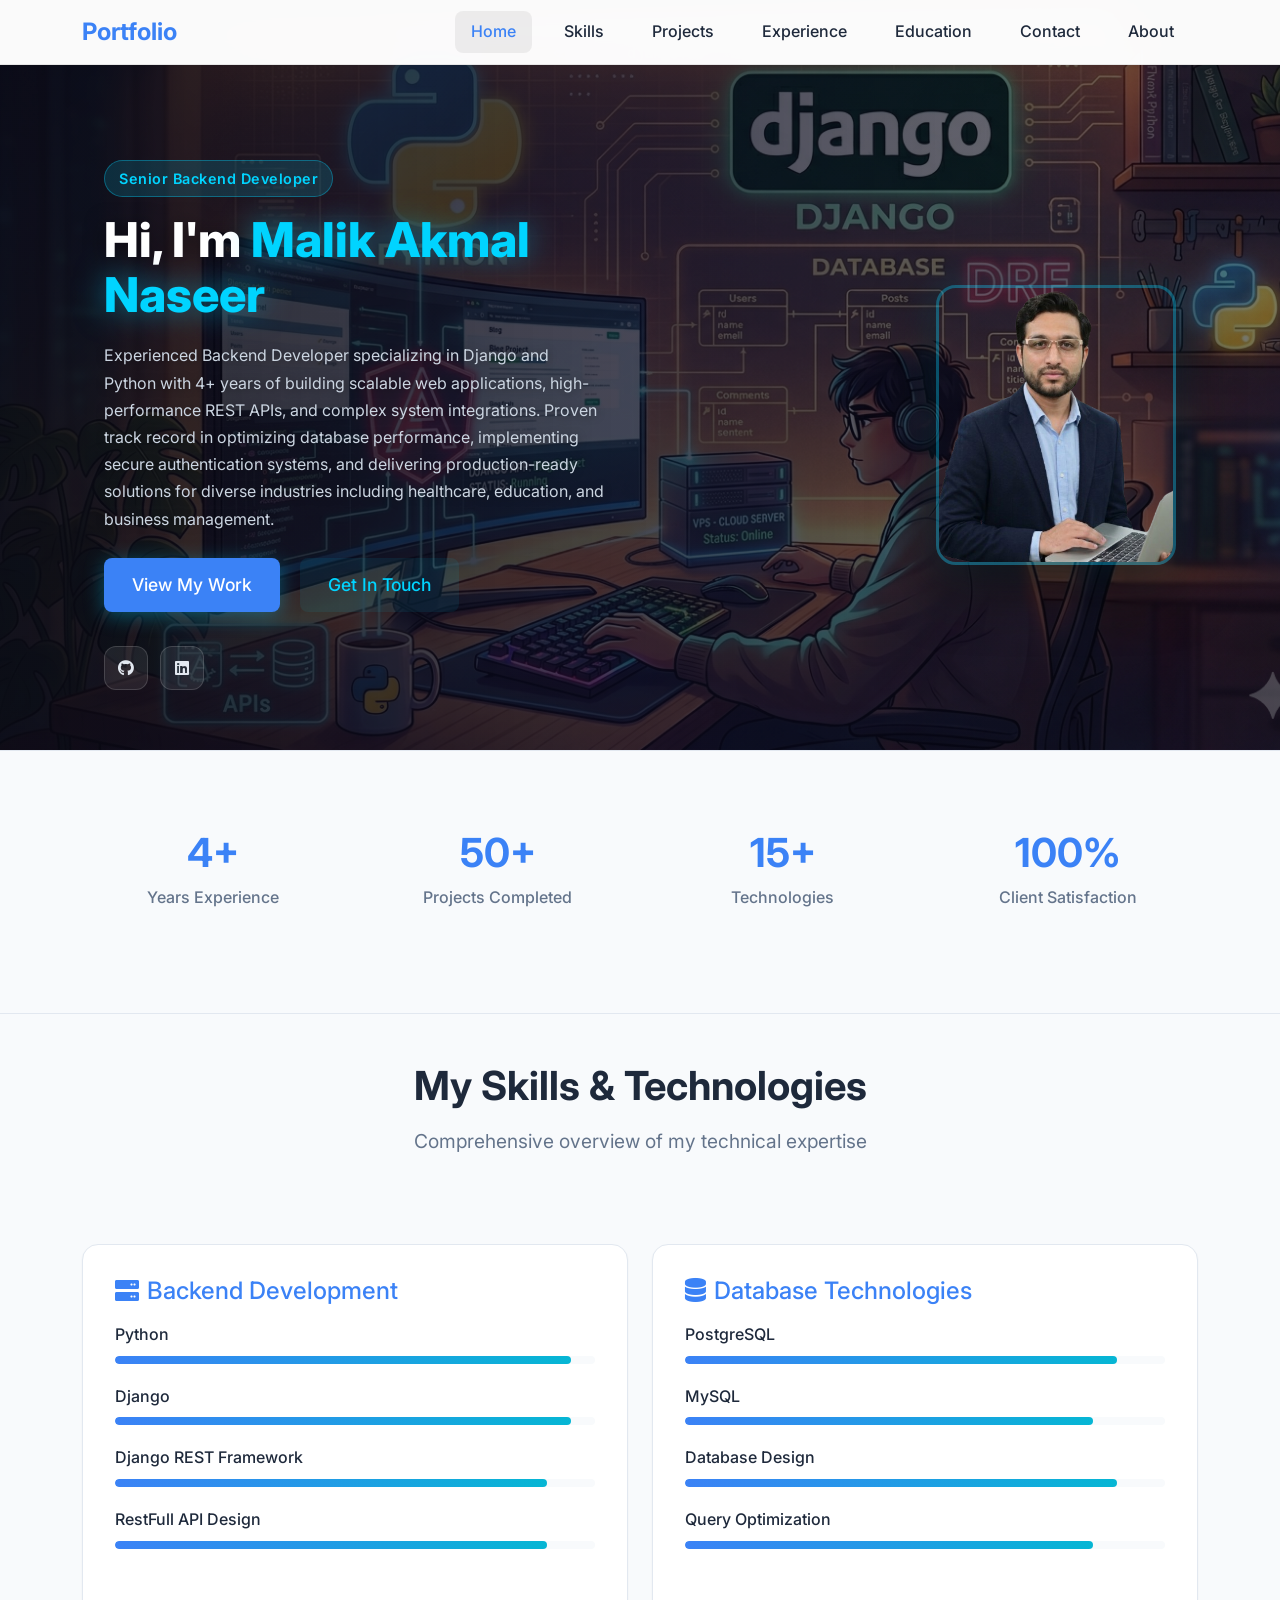
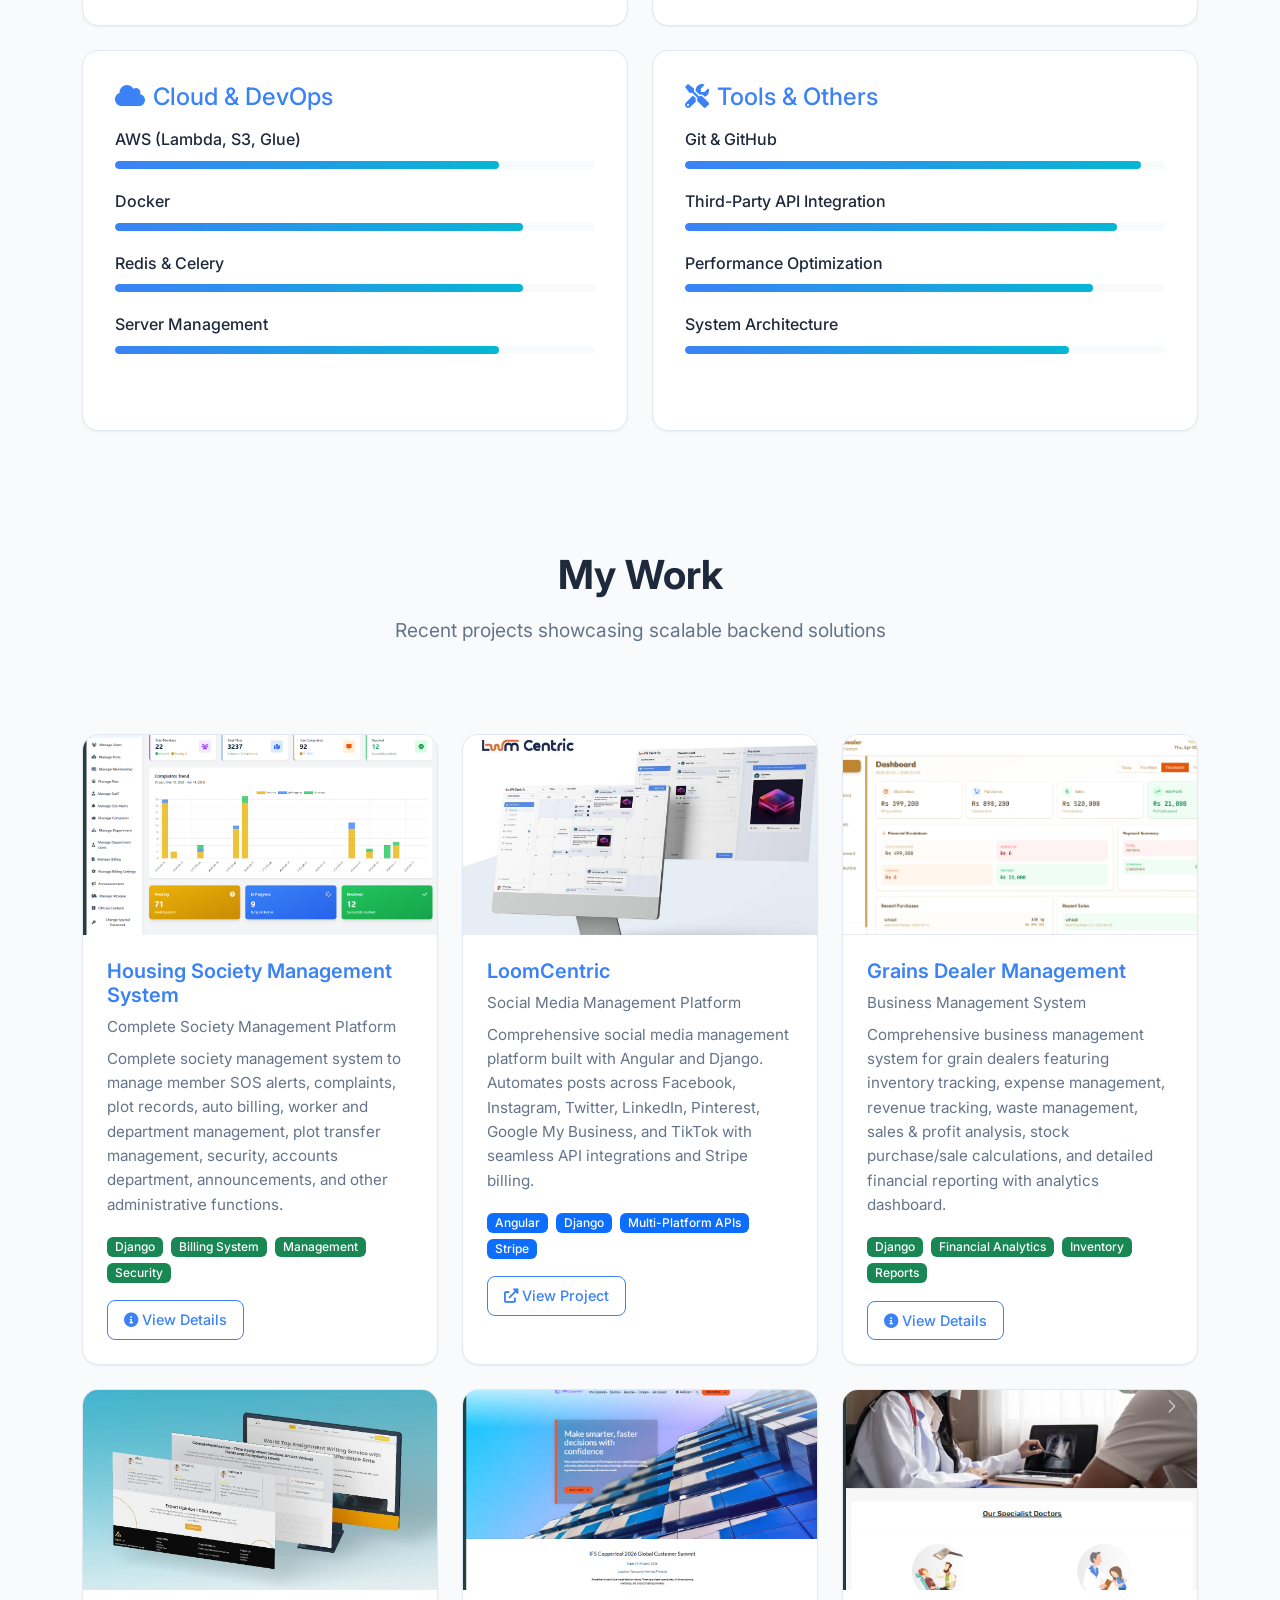
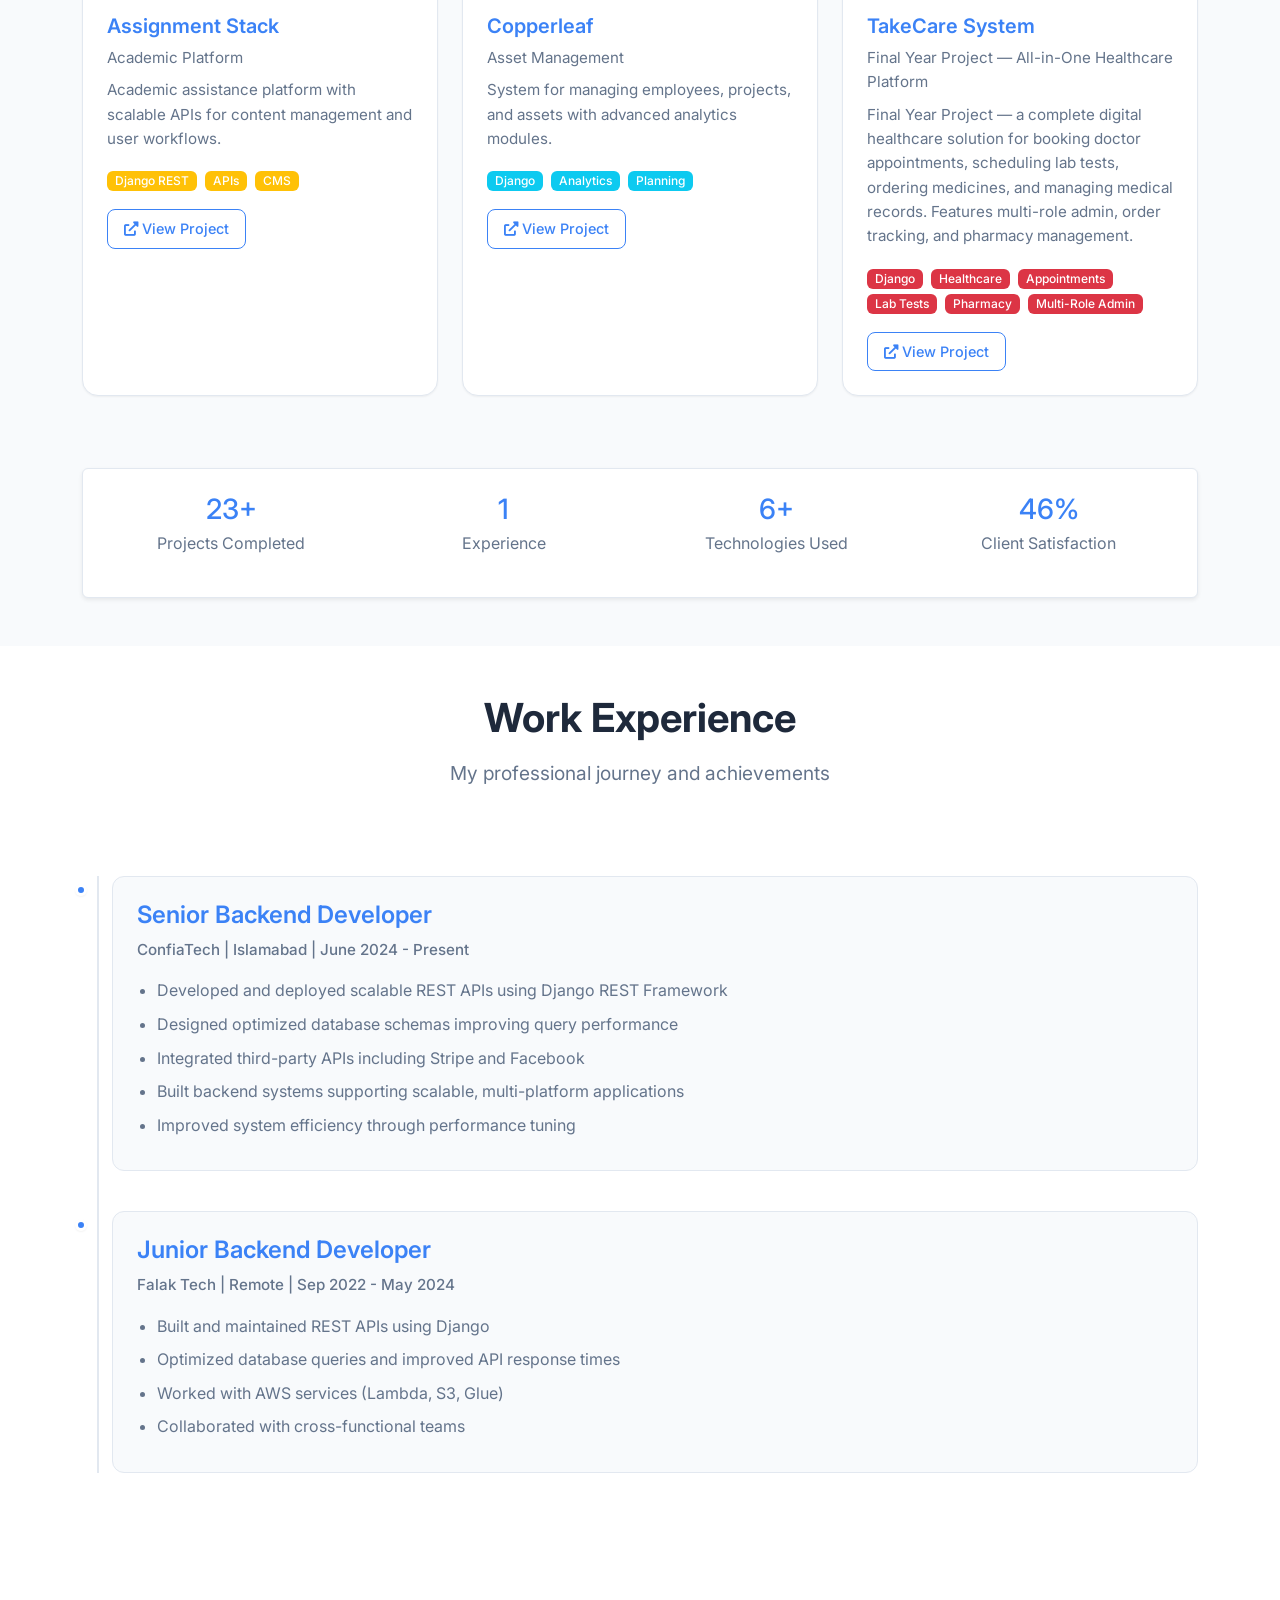
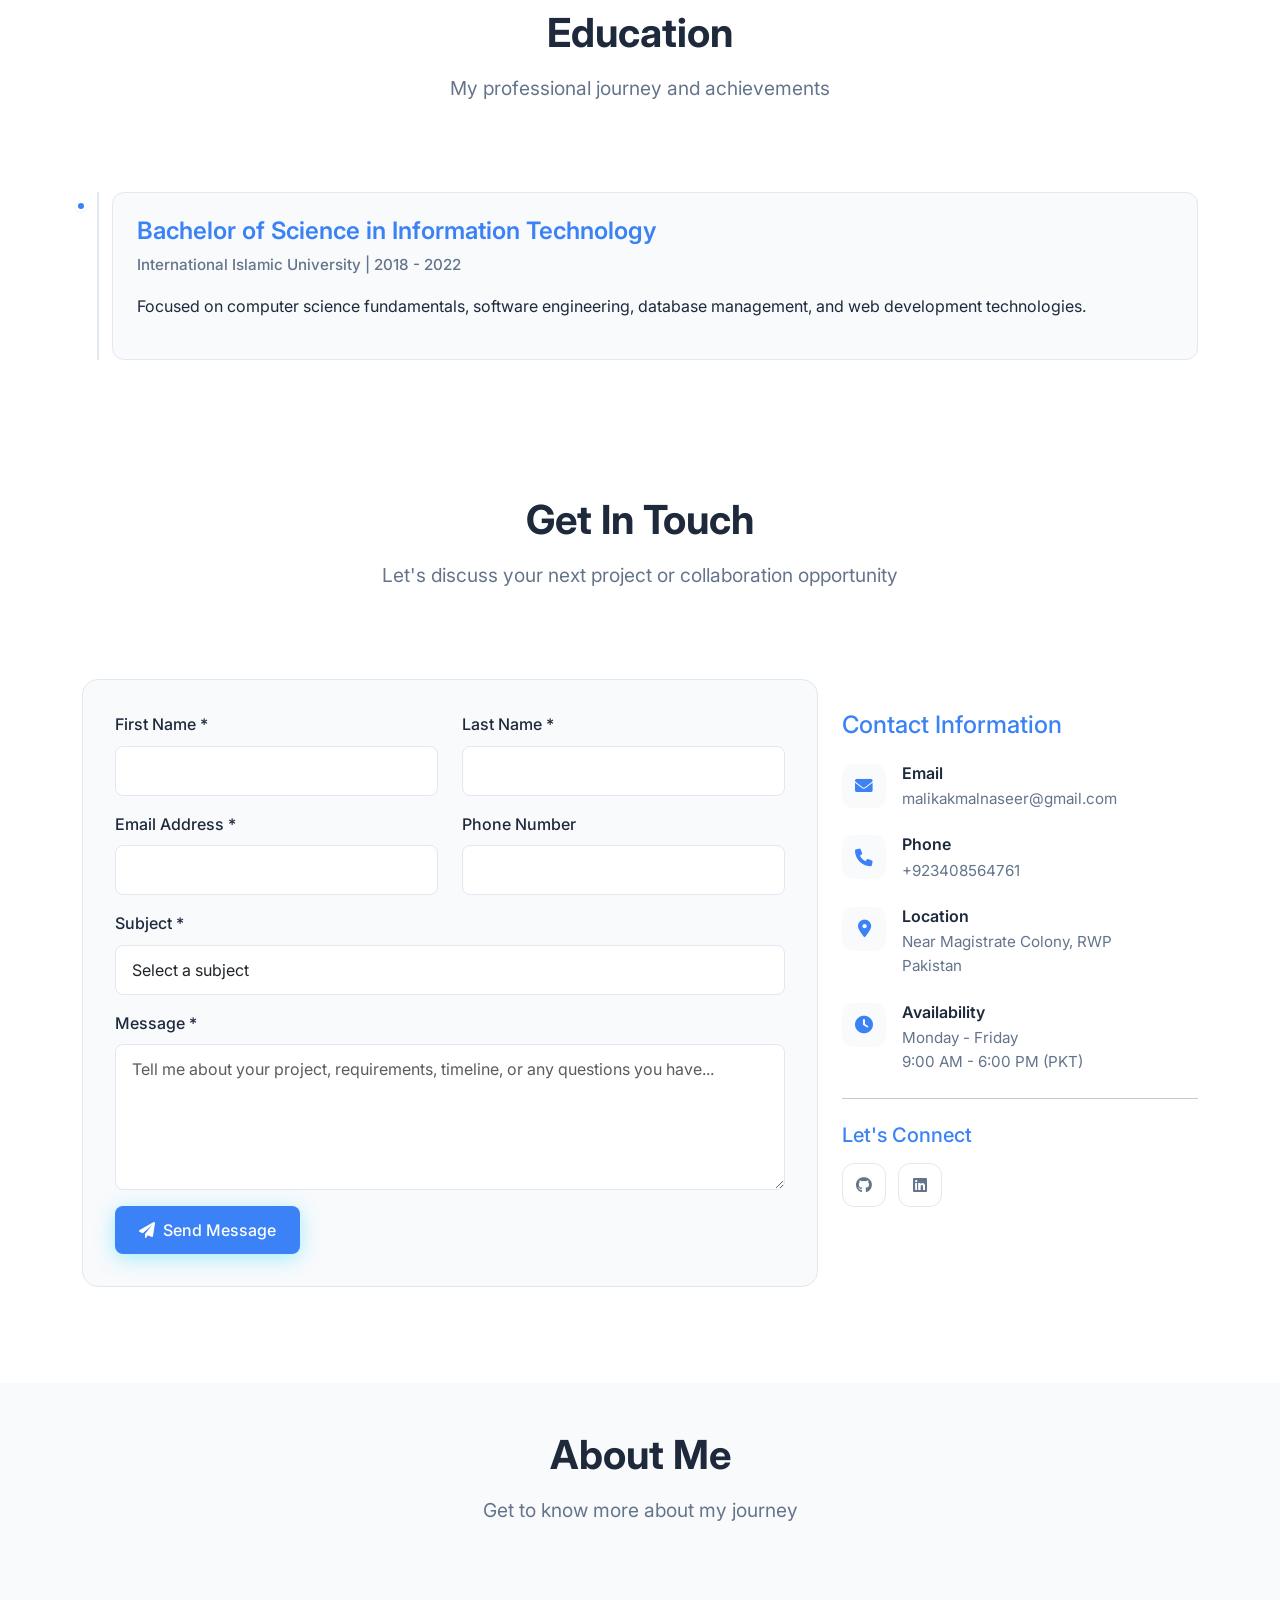
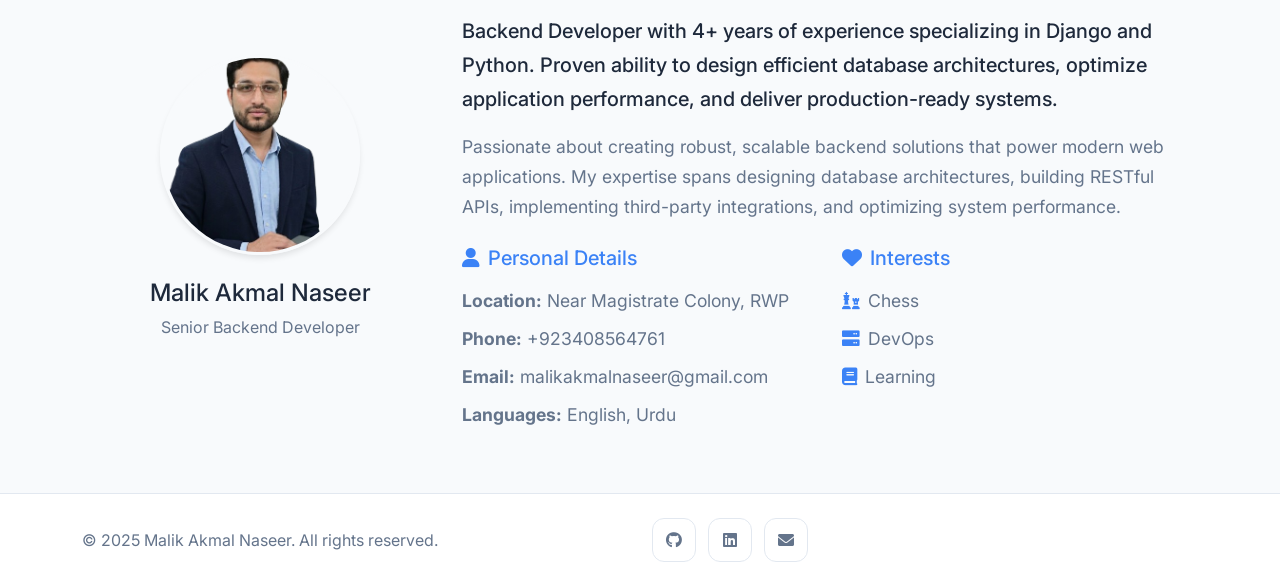
<file: index.html>
<!DOCTYPE html>
<html lang="en">
<head>
    <meta charset="UTF-8">
    <meta name="viewport" content="width=device-width, initial-scale=1.0">
    <title>Malik Akmal Naseer - Software Engineer</title>
    <link href="https://cdn.jsdelivr.net/npm/bootstrap@5.3.0/dist/css/bootstrap.min.css" rel="stylesheet">
    <link href="https://cdnjs.cloudflare.com/ajax/libs/font-awesome/6.0.0/css/all.min.css" rel="stylesheet">
    <link href="https://fonts.googleapis.com/css2?family=Inter:wght@300;400;500;600;700&display=swap" rel="stylesheet">
    <link href="styles.css" rel="stylesheet">
</head>
<body>
    <!-- Scroll progress indicator -->
    <div id="scroll-progress"></div>
    <!-- Navigation -->
    <nav class="navbar navbar-expand-lg navbar-light bg-white fixed-top shadow-sm">
        <div class="container">
            <a class="navbar-brand fw-bold text-primary" href="#home">Portfolio</a>
            <button class="navbar-toggler" type="button" data-bs-toggle="collapse" data-bs-target="#navbarNav">
                <span class="navbar-toggler-icon"></span>
            </button>
            <div class="collapse navbar-collapse" id="navbarNav">
                <ul class="navbar-nav ms-auto">
                    <li class="nav-item"><a class="nav-link" href="#home">Home</a></li>
                    <li class="nav-item"><a class="nav-link" href="#skills">Skills</a></li>
                    <li class="nav-item"><a class="nav-link" href="#projects">Projects</a></li>
                    <li class="nav-item"><a class="nav-link" href="#experience">Experience</a></li>
                    <li class="nav-item"><a class="nav-link" href="#education">Education</a></li>
                    <li class="nav-item"><a class="nav-link" href="#contact">Contact</a></li>
                    <li class="nav-item"><a class="nav-link" href="#about">About</a></li>
                </ul>
            </div>
        </div>
    </nav>

    <!-- Hero Section -->
    <section id="home" class="hero">
        <div class="hero-container">
            <div class="hero-content">
                <div class="role">Senior Backend Developer</div>
                <h1>Hi, I'm <span>Malik Akmal Naseer</span></h1>
                <p>Experienced Backend Developer specializing in Django and Python with 4+ years of building scalable web applications, high-performance REST APIs, and complex system integrations. Proven track record in optimizing database performance, implementing secure authentication systems, and delivering production-ready solutions for diverse industries including healthcare, education, and business management.</p>
                <div class="hero-buttons">
                    <a href="#projects" class="btn btn-primary btn-lg me-3">View My Work</a>
                    <a href="#contact" class="btn btn-secondary btn-lg">Get In Touch</a>
                </div>
                <div class="social-links mt-4">
                    <a href="https://github.com/malikakmal352" class="social-link"><i class="fab fa-github"></i></a>
                    <a href="https://www.linkedin.com/in/malik-akmal-naseer-168290209/" class="social-link"><i class="fab fa-linkedin"></i></a>
                </div>
            </div>
            <div class="hero-image">
                <img src="images/profile.png" alt="Malik Akmal Naseer" class="profile-img">
            </div>
        </div>
    </section>

    <!-- Quick Stats -->
    <section class="stats-section py-5">
        <div class="container">
            <div class="row text-center">
                <div class="col-md-3 mb-4">
                    <div class="stat-item" data-animate="fade-up" data-delay="0">
                        <h3 class="stat-number" data-count="4" data-suffix="+">0</h3>
                        <p class="stat-label">Years Experience</p>
                    </div>
                </div>
                <div class="col-md-3 mb-4">
                    <div class="stat-item" data-animate="fade-up" data-delay="150">
                        <h3 class="stat-number" data-count="50" data-suffix="+">0</h3>
                        <p class="stat-label">Projects Completed</p>
                    </div>
                </div>
                <div class="col-md-3 mb-4">
                    <div class="stat-item" data-animate="fade-up" data-delay="300">
                        <h3 class="stat-number" data-count="15" data-suffix="+">0</h3>
                        <p class="stat-label">Technologies</p>
                    </div>
                </div>
                <div class="col-md-3 mb-4">
                    <div class="stat-item" data-animate="fade-up" data-delay="450">
                        <h3 class="stat-number" data-count="100" data-suffix="%">0</h3>
                        <p class="stat-label">Client Satisfaction</p>
                    </div>
                </div>
            </div>
        </div>
    </section>

    <!-- Skills Section -->
    <section id="skills" class="skills-section py-5 bg-light">
        <div class="container">
            <div class="row">
                <div class="col-12 text-center mb-5">
                    <h2 class="section-title" data-animate="fade-up">My Skills & Technologies</h2>
                    <p class="section-subtitle" data-animate="fade-up" data-delay="100">Comprehensive overview of my technical expertise</p>
                </div>
            </div>
            <div class="row">
                <!-- Backend Development -->
                <div class="col-lg-6 mb-4" data-animate="fade-up" data-delay="0">
                    <div class="skill-category">
                        <h4 class="text-primary mb-3"><i class="fas fa-server me-2"></i>Backend Development</h4>
                        <div class="skill-item">
                            <span class="skill-name">Python</span>
                            <div class="skill-progress">
                                <div class="progress-bar" data-width="95"></div>
                            </div>
                        </div>
                        <div class="skill-item">
                            <span class="skill-name">Django</span>
                            <div class="skill-progress">
                                <div class="progress-bar" data-width="95"></div>
                            </div>
                        </div>
                        <div class="skill-item">
                            <span class="skill-name">Django REST Framework</span>
                            <div class="skill-progress">
                                <div class="progress-bar" data-width="90"></div>
                            </div>
                        </div>
                        <div class="skill-item">
                            <span class="skill-name">RestFull API Design</span>
                            <div class="skill-progress">
                                <div class="progress-bar" data-width="90"></div>
                            </div>
                        </div>
                    </div>
                </div>

                <!-- Database -->
                <div class="col-lg-6 mb-4" data-animate="fade-up" data-delay="150">
                    <div class="skill-category">
                        <h4 class="text-primary mb-3"><i class="fas fa-database me-2"></i>Database Technologies</h4>
                        <div class="skill-item">
                            <span class="skill-name">PostgreSQL</span>
                            <div class="skill-progress">
                                <div class="progress-bar" data-width="90"></div>
                            </div>
                        </div>
                        <div class="skill-item">
                            <span class="skill-name">MySQL</span>
                            <div class="skill-progress">
                                <div class="progress-bar" data-width="85"></div>
                            </div>
                        </div>
                        <div class="skill-item">
                            <span class="skill-name">Database Design</span>
                            <div class="skill-progress">
                                <div class="progress-bar" data-width="90"></div>
                            </div>
                        </div>
                        <div class="skill-item">
                            <span class="skill-name">Query Optimization</span>
                            <div class="skill-progress">
                                <div class="progress-bar" data-width="85"></div>
                            </div>
                        </div>
                    </div>
                </div>

                <!-- Cloud & DevOps -->
                <div class="col-lg-6 mb-4" data-animate="fade-up" data-delay="300">
                    <div class="skill-category">
                        <h4 class="text-primary mb-3"><i class="fas fa-cloud me-2"></i>Cloud & DevOps</h4>
                        <div class="skill-item">
                            <span class="skill-name">AWS (Lambda, S3, Glue)</span>
                            <div class="skill-progress">
                                <div class="progress-bar" data-width="80"></div>
                            </div>
                        </div>
                        <div class="skill-item">
                            <span class="skill-name">Docker</span>
                            <div class="skill-progress">
                                <div class="progress-bar" data-width="85"></div>
                            </div>
                        </div>
                        <div class="skill-item">
                            <span class="skill-name">Redis & Celery</span>
                            <div class="skill-progress">
                                <div class="progress-bar" data-width="85"></div>
                            </div>
                        </div>
                        <div class="skill-item">
                            <span class="skill-name">Server Management</span>
                            <div class="skill-progress">
                                <div class="progress-bar" data-width="80"></div>
                            </div>
                        </div>
                    </div>
                </div>

                <!-- Tools & Others -->
                <div class="col-lg-6 mb-4" data-animate="fade-up" data-delay="450">
                    <div class="skill-category">
                        <h4 class="text-primary mb-3"><i class="fas fa-tools me-2"></i>Tools & Others</h4>
                        <div class="skill-item">
                            <span class="skill-name">Git & GitHub</span>
                            <div class="skill-progress">
                                <div class="progress-bar" data-width="95"></div>
                            </div>
                        </div>
                        <div class="skill-item">
                            <span class="skill-name">Third-Party API Integration</span>
                            <div class="skill-progress">
                                <div class="progress-bar" data-width="90"></div>
                            </div>
                        </div>
                        <div class="skill-item">
                            <span class="skill-name">Performance Optimization</span>
                            <div class="skill-progress">
                                <div class="progress-bar" data-width="85"></div>
                            </div>
                        </div>
                        <div class="skill-item">
                            <span class="skill-name">System Architecture</span>
                            <div class="skill-progress">
                                <div class="progress-bar" data-width="80"></div>
                            </div>
                        </div>
                    </div>
                </div>
            </div>
        </div>
    </section>

    <!-- Projects Section -->
    <section id="projects" class="projects-section py-5 bg-light">
        <div class="container">
            <div class="row">
                <div class="col-12 text-center mb-5">
                    <h2 class="section-title" data-animate="fade-up">My Work</h2>
                    <p class="section-subtitle" data-animate="fade-up" data-delay="100">Recent projects showcasing scalable backend solutions</p>
                </div>
            </div>
            <div class="row">
                <!-- Housing Society Management System -->
                <div class="col-lg-4 col-md-6 mb-4" data-animate="fade-up" data-delay="0">
                    <div class="project-card">
                        <img src="images/housing/dashboard.png" alt="Housing Society Management" class="project-image">
                        <div class="project-content">
                            <h5 class="text-primary">Housing Society Management System</h5>
                            <p class="text-muted small mb-2">Complete Society Management Platform</p>
                            <p>Complete society management system to manage member SOS alerts, complaints, plot records, auto billing, worker and department management, plot transfer management, security, accounts department, announcements, and other administrative functions.</p>
                            <div class="project-tech mb-3">
                                <span class="badge bg-success me-1">Django</span>
                                <span class="badge bg-success me-1">Billing System</span>
                                <span class="badge bg-success me-1">Management</span>
                                <span class="badge bg-success me-1">Security</span>
                            </div>
                            <a href="housing-details.html" class="btn btn-outline-primary btn-sm">
                                <i class="fas fa-info-circle me-1"></i>View Details
                            </a>
                        </div>
                    </div>
                </div>
                
                <div class="col-lg-4 col-md-6 mb-4" data-animate="fade-up" data-delay="150">
                    <div class="project-card">
                        <img src="images/loomcentric.jpeg" alt="LoomCentric" class="project-image">
                        <div class="project-content">
                            <h5 class="text-primary">LoomCentric</h5>
                            <p class="text-muted small mb-2">Social Media Management Platform</p>
                            <p>Comprehensive social media management platform built with Angular and Django. Automates posts across Facebook, Instagram, Twitter, LinkedIn, Pinterest, Google My Business, and TikTok with seamless API integrations and Stripe billing.</p>
                            <div class="project-tech mb-3">
                                <span class="badge bg-primary me-1">Angular</span>
                                <span class="badge bg-primary me-1">Django</span>
                                <span class="badge bg-primary me-1">Multi-Platform APIs</span>
                                <span class="badge bg-primary me-1">Stripe</span>
                            </div>
                            <a href="https://loomcentric.com/" class="btn btn-outline-primary btn-sm" target="_blank">
                                <i class="fas fa-external-link-alt me-1"></i>View Project
                            </a>
                        </div>
                    </div>
                </div>

                <div class="col-lg-4 col-md-6 mb-4" data-animate="fade-up" data-delay="300">
                    <div class="project-card">
                        <img src="images/grains_dealer/dashboard.png" alt="Grains Dealer" class="project-image">
                        <div class="project-content">
                            <h5 class="text-primary">Grains Dealer Management</h5>
                            <p class="text-muted small mb-2">Business Management System</p>
                            <p>Comprehensive business management system for grain dealers featuring inventory tracking, expense management, revenue tracking, waste management, sales & profit analysis, stock purchase/sale calculations, and detailed financial reporting with analytics dashboard.</p>
                            <div class="project-tech mb-3">
                                <span class="badge bg-success me-1">Django</span>
                                <span class="badge bg-success me-1">Financial Analytics</span>
                                <span class="badge bg-success me-1">Inventory</span>
                                <span class="badge bg-success me-1">Reports</span>
                            </div>
                            <a href="grains-dealer-details.html" class="btn btn-outline-primary btn-sm">
                                <i class="fas fa-info-circle me-1"></i>View Details
                            </a>
                        </div>
                    </div>
                </div>

                <div class="col-lg-4 col-md-6 mb-4" data-animate="fade-up" data-delay="0">
                    <div class="project-card">
                        <img src="images/assignment-stack.jpeg" alt="Assignment Stack" class="project-image">
                        <div class="project-content">
                            <h5 class="text-primary">Assignment Stack</h5>
                            <p class="text-muted small mb-2">Academic Platform</p>
                            <p>Academic assistance platform with scalable APIs for content management and user workflows.</p>
                            <div class="project-tech mb-3">
                                <span class="badge bg-warning me-1">Django REST</span>
                                <span class="badge bg-warning me-1">APIs</span>
                                <span class="badge bg-warning me-1">CMS</span>
                            </div>
                            <a href="https://app.assignmentstack.com" class="btn btn-outline-primary btn-sm" target="_blank">
                                <i class="fas fa-external-link-alt me-1"></i>View Project
                            </a>
                        </div>
                    </div>
                </div>

                <div class="col-lg-4 col-md-6 mb-4" data-animate="fade-up" data-delay="150">
                    <div class="project-card">
                        <img src="images/copperleaf.png" alt="Copperleaf" class="project-image">
                        <div class="project-content">
                            <h5 class="text-primary">Copperleaf</h5>
                            <p class="text-muted small mb-2">Asset Management</p>
                            <p>System for managing employees, projects, and assets with advanced analytics modules.</p>
                            <div class="project-tech mb-3">
                                <span class="badge bg-info me-1">Django</span>
                                <span class="badge bg-info me-1">Analytics</span>
                                <span class="badge bg-info me-1">Planning</span>
                            </div>
                            <a href="https://www.copperleaf.com" class="btn btn-outline-primary btn-sm" target="_blank">
                                <i class="fas fa-external-link-alt me-1"></i>View Project
                            </a>
                        </div>
                    </div>
                </div>

                <div class="col-lg-4 col-md-6 mb-4" data-animate="fade-up" data-delay="300">
                    <div class="project-card">
                        <img src="images/takecare/home.png" alt="TakeCare" class="project-image">
                        <div class="project-content">
                            <h5 class="text-primary">TakeCare System</h5>
                            <p class="text-muted small mb-2">Final Year Project — All-in-One Healthcare Platform</p>
                            <p>Final Year Project — a complete digital healthcare solution for booking doctor appointments, scheduling lab tests, ordering medicines, and managing medical records. Features multi-role admin, order tracking, and pharmacy management.</p>
                            <div class="project-tech mb-3">
                                <span class="badge bg-danger me-1">Django</span>
                                <span class="badge bg-danger me-1">Healthcare</span>
                                <span class="badge bg-danger me-1">Appointments</span>
                                <span class="badge bg-danger me-1">Lab Tests</span>
                                <span class="badge bg-danger me-1">Pharmacy</span>
                                <span class="badge bg-danger me-1">Multi-Role Admin</span>
                            </div>
                            <a href="https://takecaresystem.pythonanywhere.com/" class="btn btn-outline-primary btn-sm" target="_blank">
                                <i class="fas fa-external-link-alt me-1"></i>View Project
                            </a>
                        </div>
                    </div>
                </div>
              
            </div>

            <!-- Project Statistics -->
            <div class="row mt-5">
                <div class="col-12" data-animate="fade-up">
                    <div class="project-stats bg-white rounded p-4 shadow-sm">
                        <div class="row text-center">
                            <div class="col-md-3 mb-3">
                                <h3 class="text-primary mb-1" data-count="50" data-suffix="+">0</h3>
                                <p class="mb-0 text-muted">Projects Completed</p>
                            </div>
                            <div class="col-md-3 mb-3">
                                <h3 class="text-primary mb-1" data-count="4" data-suffix="">0</h3>
                                <p class="mb-0 text-muted">Experience</p>
                            </div>
                            <div class="col-md-3 mb-3">
                                <h3 class="text-primary mb-1" data-count="15" data-suffix="+">0</h3>
                                <p class="mb-0 text-muted">Technologies Used</p>
                            </div>
                            <div class="col-md-3 mb-3">
                                <h3 class="text-primary mb-1" data-count="100" data-suffix="%">0</h3>
                                <p class="mb-0 text-muted">Client Satisfaction</p>
                            </div>
                        </div>
                    </div>
                </div>
            </div>
        </div>
    </section>

    <!-- Experience Section -->
    <section id="experience" class="experience-section py-5">
        <div class="container">
            <div class="row">
                <div class="col-12 text-center mb-5">
                    <h2 class="section-title" data-animate="fade-up">Work Experience</h2>
                    <p class="section-subtitle" data-animate="fade-up" data-delay="100">My professional journey and achievements</p>
                </div>
            </div>
            <div class="row">
                <div class="col-12">
                    <div class="timeline">
                        <!-- Current Position -->
                        <div class="timeline-item" data-animate="fade-right" data-delay="0">
                            <div class="timeline-marker"></div>
                            <div class="timeline-content">
                                <h4 class="text-primary">Senior Backend Developer</h4>
                                <div class="timeline-meta">ConfiaTech | Islamabad | June 2024 - Present</div>
                                <ul class="timeline-list">
                                    <li>Developed and deployed scalable REST APIs using Django REST Framework</li>
                                    <li>Designed optimized database schemas improving query performance</li>
                                    <li>Integrated third-party APIs including Stripe and Facebook</li>
                                    <li>Built backend systems supporting scalable, multi-platform applications</li>
                                    <li>Improved system efficiency through performance tuning</li>
                                </ul>
                            </div>
                        </div>

                        <!-- Previous Position -->
                        <div class="timeline-item" data-animate="fade-right" data-delay="150">
                            <div class="timeline-marker"></div>
                            <div class="timeline-content">
                                <h4 class="text-primary">Junior Backend Developer</h4>
                                <div class="timeline-meta">Falak Tech | Remote | Sep 2022 - May 2024</div>
                                <ul class="timeline-list">
                                    <li>Built and maintained REST APIs using Django</li>
                                    <li>Optimized database queries and improved API response times</li>
                                    <li>Worked with AWS services (Lambda, S3, Glue)</li>
                                    <li>Collaborated with cross-functional teams</li>
                                </ul>
                            </div>
                        </div>
                    </div>
                </div>
            </div>
        </div>
    </section>

    <!-- Education Section -->
    <section id="education" class="education-section py-5">
        <div class="container">
            <div class="row">
                <div class="col-12 text-center mb-5">
                    <h2 class="section-title" data-animate="fade-up">Education</h2>
                    <p class="section-subtitle" data-animate="fade-up" data-delay="100">My professional journey and achievements</p>
                </div>
            </div>
            <div class="row">
                <div class="col-12">
                    <div class="timeline">
                        <!-- Current Position -->
                        <div class="timeline-item" data-animate="fade-up" data-delay="0">
                        <div class="timeline-marker"></div>
                        <div class="timeline-content">
                            <h4 class="text-primary">Bachelor of Science in Information Technology</h4>
                            <div class="timeline-meta">International Islamic University | 2018 - 2022</div>
                            <p>Focused on computer science fundamentals, software engineering, database management, and web development technologies.</p>
                        </div>
                    </div>

                    </div>
                </div>
            </div>
        </div>
    </section>

    <!-- Contact Section -->
    <section id="contact" class="contact-section py-5">
        <div class="container">
            <div class="row">
                <div class="col-12 text-center mb-5">
                    <h2 class="section-title" data-animate="fade-up">Get In Touch</h2>
                    <p class="section-subtitle" data-animate="fade-up" data-delay="100">Let's discuss your next project or collaboration opportunity</p>
                </div>
            </div>
            <div class="row">
                <div class="col-lg-8 mb-5" data-animate="fade-left">
                    <div class="contact-form">
                        <form id="contactForm">
                            <div class="row">
                                <div class="col-md-6 mb-3">
                                    <label for="firstName" class="form-label">First Name *</label>
                                    <input type="text" class="form-control" id="firstName" required>
                                </div>
                                <div class="col-md-6 mb-3">
                                    <label for="lastName" class="form-label">Last Name *</label>
                                    <input type="text" class="form-control" id="lastName" required>
                                </div>
                            </div>
                            <div class="row">
                                <div class="col-md-6 mb-3">
                                    <label for="email" class="form-label">Email Address *</label>
                                    <input type="email" class="form-control" id="email" required>
                                </div>
                                <div class="col-md-6 mb-3">
                                    <label for="phone" class="form-label">Phone Number</label>
                                    <input type="tel" class="form-control" id="phone">
                                </div>
                            </div>
                            <div class="mb-3">
                                <label for="subject" class="form-label">Subject *</label>
                                <select class="form-control" id="subject" required>
                                    <option value="">Select a subject</option>
                                    <option value="project">New Project Inquiry</option>
                                    <option value="collaboration">Collaboration Opportunity</option>
                                    <option value="consultation">Technical Consultation</option>
                                    <option value="job">Job Opportunity</option>
                                    <option value="other">Other</option>
                                </select>
                            </div>
                            <div class="mb-3">
                                <label for="message" class="form-label">Message *</label>
                                <textarea class="form-control" id="message" rows="5" placeholder="Tell me about your project, requirements, timeline, or any questions you have..." required></textarea>
                            </div>
                            <button type="submit" class="btn btn-primary">
                                <i class="fas fa-paper-plane me-2"></i>Send Message
                            </button>
                        </form>
                    </div>
                </div>
                <div class="col-lg-4" data-animate="fade-right" data-delay="150">
                    <div class="contact-info">
                        <h4 class="text-primary mb-4">Contact Information</h4>
                        <div class="contact-item">
                            <i class="fas fa-envelope text-primary"></i>
                            <div>
                                <h6>Email</h6>
                                <p class="text-muted">malikakmalnaseer@gmail.com</p>
                            </div>
                        </div>
                        <div class="contact-item">
                            <i class="fas fa-phone text-primary"></i>
                            <div>
                                <h6>Phone</h6>
                                <p class="text-muted">+923408564761</p>
                            </div>
                        </div>
                        <div class="contact-item">
                            <i class="fas fa-map-marker-alt text-primary"></i>
                            <div>
                                <h6>Location</h6>
                                <p class="text-muted">Near Magistrate Colony, RWP<br>Pakistan</p>
                            </div>
                        </div>
                        <div class="contact-item">
                            <i class="fas fa-clock text-primary"></i>
                            <div>
                                <h6>Availability</h6>
                                <p class="text-muted">Monday - Friday<br>9:00 AM - 6:00 PM (PKT)</p>
                            </div>
                        </div>
                        
                        <hr class="my-4">
                        
                        <h5 class="text-primary mb-3">Let's Connect</h5>
                        <div class="social-links">
                            <a href="https://github.com/malikakmal352" class="social-link" target="_blank">
                                <i class="fab fa-github"></i>
                            </a>
                            <a href="https://www.linkedin.com/in/malik-akmal-naseer-168290209/" class="social-link" target="_blank">
                                <i class="fab fa-linkedin"></i>
                            </a>

                        </div>
                    </div>
                </div>
            </div>
        </div>
    </section>

    <!-- About Section -->
    <section id="about" class="about-section py-5 bg-light">
        <div class="container">
            <div class="row">
                <div class="col-12 text-center mb-5">
                    <h2 class="section-title" data-animate="fade-up">About Me</h2>
                    <p class="section-subtitle" data-animate="fade-up" data-delay="100">Get to know more about my journey</p>
                </div>
            </div>
            <div class="row align-items-center">
                <div class="col-lg-4 mb-5" data-animate="fade-left">
                    <div class="text-center">
                        <img src="images/profile.png" alt="Malik Akmal Naseer" class="img-fluid rounded-circle mb-4 about-image">
                        <h4>Malik Akmal Naseer</h4>
                        <p class="text-muted">Senior Backend Developer</p>
                    </div>
                </div>
                <div class="col-lg-8" data-animate="fade-right" data-delay="150">
                    <div class="about-content">
                        <p class="lead">Backend Developer with 4+ years of experience specializing in Django and Python. Proven ability to design efficient database architectures, optimize application performance, and deliver production-ready systems.</p>
                        
                        <p>Passionate about creating robust, scalable backend solutions that power modern web applications. My expertise spans designing database architectures, building RESTful APIs, implementing third-party integrations, and optimizing system performance.</p>

                        <div class="row mt-4">
                            <div class="col-md-6">
                                <h5 class="text-primary mb-3"><i class="fas fa-user me-2"></i>Personal Details</h5>
                                <ul class="list-unstyled">
                                    <li class="mb-2"><strong>Location:</strong> Near Magistrate Colony, RWP</li>
                                    <li class="mb-2"><strong>Phone:</strong> +923408564761</li>
                                    <li class="mb-2"><strong>Email:</strong> malikakmalnaseer@gmail.com</li>
                                    <li class="mb-2"><strong>Languages:</strong> English, Urdu</li>
                                </ul>
                            </div>
                            <div class="col-md-6">
                                <h5 class="text-primary mb-3"><i class="fas fa-heart me-2"></i>Interests</h5>
                                <ul class="list-unstyled">
                                    <li class="mb-2"><i class="fas fa-chess me-2 text-primary"></i>Chess</li>
                                    <li class="mb-2"><i class="fas fa-server me-2 text-primary"></i>DevOps</li>
                                    <li class="mb-2"><i class="fas fa-book me-2 text-primary"></i>Learning</li>
                                </ul>
                            </div>
                        </div>
                    </div>
                </div>
            </div>
        </div>
    </section>

    <!-- Footer -->
    <footer class="bg-white py-4 border-top">
        <div class="container">
            <div class="row align-items-center">
                <div class="col-md-6">
                    <p class="mb-0 text-muted">&copy; 2025 Malik Akmal Naseer. All rights reserved.</p>
                </div>
                <div class="col-md-6 text-end">
                    <div class="social-links">
                        <a href="https://github.com/malikakmal352" class="social-link"><i class="fab fa-github"></i></a>
                        <a href="https://www.linkedin.com/in/malik-akmal-naseer-168290209/" class="social-link"><i class="fab fa-linkedin"></i></a>
                        <a href="mailto:malikakmalnaseer@gmail.com" class="social-link"><i class="fas fa-envelope"></i></a>
                    </div>
                </div>
            </div>
        </div>
    </footer>

    <script src="https://cdn.jsdelivr.net/npm/bootstrap@5.3.0/dist/js/bootstrap.bundle.min.js"></script>
    <script>
    // ============================================================
    //  ANIMATION ENGINE
    // ============================================================

    // --- 1. Scroll-reveal (fade-up / fade-left / fade-right) ---
    const animateEls = document.querySelectorAll('[data-animate]');

    // Set initial hidden state
    animateEls.forEach(el => {
        const type = el.getAttribute('data-animate');
        el.style.opacity = '0';
        el.style.transition = 'opacity 0.7s ease, transform 0.7s ease';
        if (type === 'fade-up')    el.style.transform = 'translateY(50px)';
        if (type === 'fade-left')  el.style.transform = 'translateX(-50px)';
        if (type === 'fade-right') el.style.transform = 'translateX(50px)';
    });

    const revealObserver = new IntersectionObserver((entries) => {
        entries.forEach(entry => {
            if (entry.isIntersecting) {
                const el    = entry.target;
                const delay = parseInt(el.getAttribute('data-delay') || 0);
                setTimeout(() => {
                    el.style.opacity   = '1';
                    el.style.transform = 'translate(0, 0)';
                }, delay);
                revealObserver.unobserve(el);
            }
        });
    }, { threshold: 0.12 });

    animateEls.forEach(el => revealObserver.observe(el));

    // --- 2. Number counter ---
    const counterEls = document.querySelectorAll('[data-count]');

    function animateCounter(el) {
        const target = parseInt(el.getAttribute('data-count'));
        const suffix = el.getAttribute('data-suffix') || '';
        const duration = 1800;
        const step = 16;
        const steps = duration / step;
        let current = 0;

        const timer = setInterval(() => {
            current += target / steps;
            if (current >= target) {
                current = target;
                clearInterval(timer);
            }
            el.textContent = Math.floor(current) + suffix;
        }, step);
    }

    const counterObserver = new IntersectionObserver((entries) => {
        entries.forEach(entry => {
            if (entry.isIntersecting) {
                animateCounter(entry.target);
                counterObserver.unobserve(entry.target);
            }
        });
    }, { threshold: 0.5 });

    counterEls.forEach(el => {
        el.textContent = '0';
        counterObserver.observe(el);
    });

    // --- 3. Skill progress bars ---
    const progressBars = document.querySelectorAll('.progress-bar[data-width]');

    // Start at 0
    progressBars.forEach(bar => { bar.style.width = '0%'; });

    const barObserver = new IntersectionObserver((entries) => {
        entries.forEach(entry => {
            if (entry.isIntersecting) {
                const bar = entry.target;
                const w   = bar.getAttribute('data-width');
                setTimeout(() => {
                    bar.style.transition = 'width 1.4s cubic-bezier(0.4, 0, 0.2, 1)';
                    bar.style.width = w + '%';
                }, 200);
                barObserver.unobserve(bar);
            }
        });
    }, { threshold: 0.3 });

    progressBars.forEach(bar => barObserver.observe(bar));

    // --- 4. Typed text effect in hero ---
    const typedEl = document.querySelector('.hero h1 span');
    if (typedEl) {
        const fullText = typedEl.textContent;
        typedEl.textContent = '';
        let i = 0;
        const typeTimer = setInterval(() => {
            typedEl.textContent += fullText[i];
            i++;
            if (i >= fullText.length) {
                clearInterval(typeTimer);
                typedEl.classList.add('typed'); // remove blinking cursor
            }
        }, 60);
    }

    // --- 5. Navbar scroll effect + scroll progress bar ---
    const scrollBar   = document.getElementById('scroll-progress');
    const navbar      = document.querySelector('.navbar');
    const heroSection = document.getElementById('home');

    window.addEventListener('scroll', () => {
        // Progress bar
        const scrollTop    = document.documentElement.scrollTop;
        const scrollHeight = document.documentElement.scrollHeight - document.documentElement.clientHeight;
        scrollBar.style.width = (scrollTop / scrollHeight * 100) + '%';

        // Switch navbar theme once hero is scrolled past
        const heroBottom = heroSection.offsetTop + heroSection.offsetHeight;
        if (scrollTop >= heroBottom - 80) {
            navbar.classList.add('scrolled-dark');
        } else {
            navbar.classList.remove('scrolled-dark');
        }
    });

    // --- 6. Active nav link on scroll ---
    window.addEventListener('scroll', () => {
        const sections  = document.querySelectorAll('section[id]');
        const navLinks  = document.querySelectorAll('.navbar-nav .nav-link');
        let current = '';
        sections.forEach(section => {
            if (scrollY >= section.offsetTop - 200) {
                current = section.getAttribute('id');
            }
        });
        navLinks.forEach(link => {
            link.classList.remove('active');
            if (link.getAttribute('href') === '#' + current) link.classList.add('active');
        });
    });

    // --- 7. Smooth scroll ---
    document.querySelectorAll('a[href^="#"]').forEach(anchor => {
        anchor.addEventListener('click', function(e) {
            e.preventDefault();
            const target = document.querySelector(this.getAttribute('href'));
            if (target) target.scrollIntoView({ behavior: 'smooth', block: 'start' });
        });
    });

    // --- 8. Contact form ---
    document.getElementById('contactForm').addEventListener('submit', function(e) {
        e.preventDefault();
        const f = this;
        const btn = f.querySelector('button[type="submit"]');
        const orig = btn.innerHTML;
        btn.innerHTML = '<i class="fas fa-check me-2"></i>Message Sent!';
        btn.style.background = '#10b981';
        setTimeout(() => {
            btn.innerHTML = orig;
            btn.style.background = '';
            f.reset();
        }, 3000);
    });

    // --- 9. Project card tilt on mouse move ---
    document.querySelectorAll('.project-card').forEach(card => {
        card.addEventListener('mousemove', e => {
            const rect = card.getBoundingClientRect();
            const x = ((e.clientX - rect.left) / rect.width  - 0.5) * 10;
            const y = ((e.clientY - rect.top)  / rect.height - 0.5) * -10;
            card.style.transform = `translateY(-8px) rotateX(${y}deg) rotateY(${x}deg)`;
        });
        card.addEventListener('mouseleave', () => {
            card.style.transform = '';
            card.style.transition = 'transform 0.5s ease';
        });
    });
    </script>
</body>
</html>
</file>
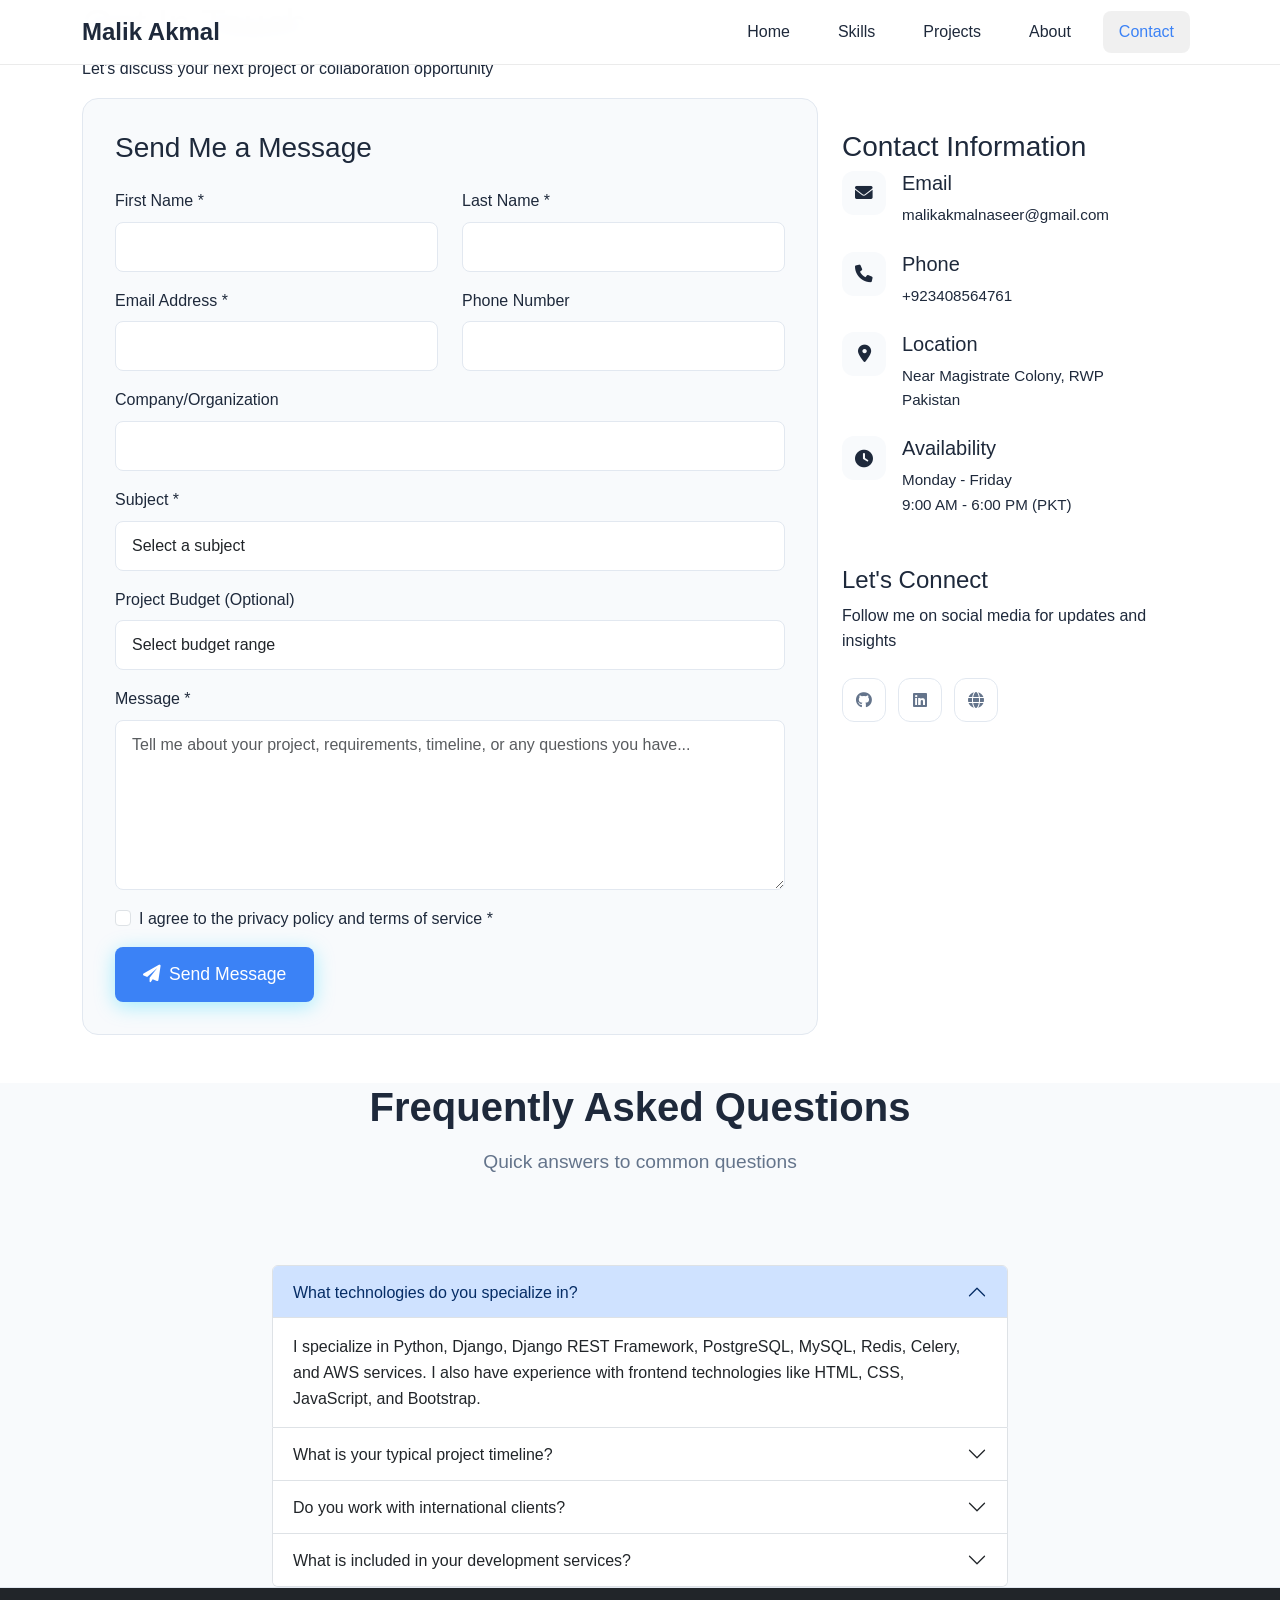
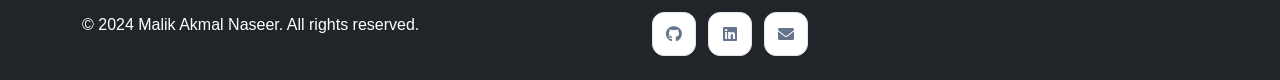
<file: contact.html>
<!DOCTYPE html>
<html lang="en">
<head>
    <meta charset="UTF-8">
    <meta name="viewport" content="width=device-width, initial-scale=1.0">
    <title>Contact - Malik Akmal Naseer</title>
    <link href="https://cdn.jsdelivr.net/npm/bootstrap@5.3.0/dist/css/bootstrap.min.css" rel="stylesheet">
    <link href="https://cdnjs.cloudflare.com/ajax/libs/font-awesome/6.0.0/css/all.min.css" rel="stylesheet">
    <link href="styles.css" rel="stylesheet">
</head>
<body>
    <!-- Navigation -->
    <nav class="navbar navbar-expand-lg navbar-dark bg-dark fixed-top">
        <div class="container">
            <a class="navbar-brand" href="index.html">Malik Akmal</a>
            <button class="navbar-toggler" type="button" data-bs-toggle="collapse" data-bs-target="#navbarNav">
                <span class="navbar-toggler-icon"></span>
            </button>
            <div class="collapse navbar-collapse" id="navbarNav">
                <ul class="navbar-nav ms-auto">
                    <li class="nav-item"><a class="nav-link" href="index.html">Home</a></li>
                    <li class="nav-item"><a class="nav-link" href="skills.html">Skills</a></li>
                    <li class="nav-item"><a class="nav-link" href="projects.html">Projects</a></li>
                    <li class="nav-item"><a class="nav-link" href="about.html">About</a></li>
                    <li class="nav-item"><a class="nav-link active" href="contact.html">Contact</a></li>
                </ul>
            </div>
        </div>
    </nav>

    <!-- Page Header -->
    <section class="page-header">
        <div class="container">
            <h1>Get In Touch</h1>
            <p>Let's discuss your next project or collaboration opportunity</p>
        </div>
    </section>

    <!-- Contact Section -->
    <section class="contact-section">
        <div class="container">
            <div class="row">
                <div class="col-lg-8 mb-5">
                    <div class="contact-form">
                        <h3 class="mb-4">Send Me a Message</h3>
                        <form id="contactForm">
                            <div class="row">
                                <div class="col-md-6 mb-3">
                                    <label for="firstName" class="form-label">First Name *</label>
                                    <input type="text" class="form-control" id="firstName" required>
                                </div>
                                <div class="col-md-6 mb-3">
                                    <label for="lastName" class="form-label">Last Name *</label>
                                    <input type="text" class="form-control" id="lastName" required>
                                </div>
                            </div>
                            <div class="row">
                                <div class="col-md-6 mb-3">
                                    <label for="email" class="form-label">Email Address *</label>
                                    <input type="email" class="form-control" id="email" required>
                                </div>
                                <div class="col-md-6 mb-3">
                                    <label for="phone" class="form-label">Phone Number</label>
                                    <input type="tel" class="form-control" id="phone">
                                </div>
                            </div>
                            <div class="mb-3">
                                <label for="company" class="form-label">Company/Organization</label>
                                <input type="text" class="form-control" id="company">
                            </div>
                            <div class="mb-3">
                                <label for="subject" class="form-label">Subject *</label>
                                <select class="form-control" id="subject" required>
                                    <option value="">Select a subject</option>
                                    <option value="project">New Project Inquiry</option>
                                    <option value="collaboration">Collaboration Opportunity</option>
                                    <option value="consultation">Technical Consultation</option>
                                    <option value="job">Job Opportunity</option>
                                    <option value="other">Other</option>
                                </select>
                            </div>
                            <div class="mb-3">
                                <label for="budget" class="form-label">Project Budget (Optional)</label>
                                <select class="form-control" id="budget">
                                    <option value="">Select budget range</option>
                                    <option value="under-5k">Under $5,000</option>
                                    <option value="5k-10k">$5,000 - $10,000</option>
                                    <option value="10k-25k">$10,000 - $25,000</option>
                                    <option value="25k-50k">$25,000 - $50,000</option>
                                    <option value="over-50k">Over $50,000</option>
                                </select>
                            </div>
                            <div class="mb-3">
                                <label for="message" class="form-label">Message *</label>
                                <textarea class="form-control" id="message" rows="6" placeholder="Tell me about your project, requirements, timeline, or any questions you have..." required></textarea>
                            </div>
                            <div class="mb-3 form-check">
                                <input type="checkbox" class="form-check-input" id="privacy" required>
                                <label class="form-check-label" for="privacy">
                                    I agree to the privacy policy and terms of service *
                                </label>
                            </div>
                            <button type="submit" class="btn btn-primary btn-lg">
                                <i class="fas fa-paper-plane me-2"></i>Send Message
                            </button>
                        </form>
                    </div>
                </div>
                <div class="col-lg-4">
                    <div class="contact-info">
                        <h3>Contact Information</h3>
                        <div class="contact-item">
                            <i class="fas fa-envelope"></i>
                            <div>
                                <h5>Email</h5>
                                <p>malikakmalnaseer@gmail.com</p>
                            </div>
                        </div>
                        <div class="contact-item">
                            <i class="fas fa-phone"></i>
                            <div>
                                <h5>Phone</h5>
                                <p>+923408564761</p>
                            </div>
                        </div>
                        <div class="contact-item">
                            <i class="fas fa-map-marker-alt"></i>
                            <div>
                                <h5>Location</h5>
                                <p>Near Magistrate Colony, RWP<br>Pakistan</p>
                            </div>
                        </div>
                        <div class="contact-item">
                            <i class="fas fa-clock"></i>
                            <div>
                                <h5>Availability</h5>
                                <p>Monday - Friday<br>9:00 AM - 6:00 PM (PKT)</p>
                            </div>
                        </div>
                        
                        <hr class="my-4" style="border-color: rgba(255,255,255,0.2);">
                        
                        <h4>Let's Connect</h4>
                        <p class="mb-4">Follow me on social media for updates and insights</p>
                        <div class="social-links">
                            <a href="https://github.com/malikakmal352" class="social-link" target="_blank">
                                <i class="fab fa-github"></i>
                            </a>
                            <a href="https://www.linkedin.com/in/malik-akmal-naseer-168290209/" class="social-link" target="_blank">
                                <i class="fab fa-linkedin"></i>
                            </a>
                            <a href="https://bento.me/akmalnaseer" class="social-link" target="_blank">
                                <i class="fas fa-globe"></i>
                            </a>
                        </div>
                    </div>
                </div>
            </div>
        </div>
    </section>

    <!-- FAQ Section -->
    <section class="content-section bg-light">
        <div class="container">
            <div class="row">
                <div class="col-12 text-center mb-5">
                    <h2 class="section-title">Frequently Asked Questions</h2>
                    <p class="section-subtitle">Quick answers to common questions</p>
                </div>
            </div>
            <div class="row justify-content-center">
                <div class="col-lg-8">
                    <div class="accordion" id="faqAccordion">
                        <div class="accordion-item">
                            <h2 class="accordion-header" id="faq1">
                                <button class="accordion-button" type="button" data-bs-toggle="collapse" data-bs-target="#collapse1">
                                    What technologies do you specialize in?
                                </button>
                            </h2>
                            <div id="collapse1" class="accordion-collapse collapse show" data-bs-parent="#faqAccordion">
                                <div class="accordion-body">
                                    I specialize in Python, Django, Django REST Framework, PostgreSQL, MySQL, Redis, Celery, and AWS services. I also have experience with frontend technologies like HTML, CSS, JavaScript, and Bootstrap.
                                </div>
                            </div>
                        </div>
                        <div class="accordion-item">
                            <h2 class="accordion-header" id="faq2">
                                <button class="accordion-button collapsed" type="button" data-bs-toggle="collapse" data-bs-target="#collapse2">
                                    What is your typical project timeline?
                                </button>
                            </h2>
                            <div id="collapse2" class="accordion-collapse collapse" data-bs-parent="#faqAccordion">
                                <div class="accordion-body">
                                    Project timelines vary based on complexity and requirements. Simple APIs can be completed in 1-2 weeks, while complex systems may take 2-3 months. I provide detailed timelines after understanding your specific needs.
                                </div>
                            </div>
                        </div>
                        <div class="accordion-item">
                            <h2 class="accordion-header" id="faq3">
                                <button class="accordion-button collapsed" type="button" data-bs-toggle="collapse" data-bs-target="#collapse3">
                                    Do you work with international clients?
                                </button>
                            </h2>
                            <div id="collapse3" class="accordion-collapse collapse" data-bs-parent="#faqAccordion">
                                <div class="accordion-body">
                                    Yes, I work with clients globally. I'm comfortable with remote collaboration and have experience working across different time zones. Communication is maintained through email, video calls, and project management tools.
                                </div>
                            </div>
                        </div>
                        <div class="accordion-item">
                            <h2 class="accordion-header" id="faq4">
                                <button class="accordion-button collapsed" type="button" data-bs-toggle="collapse" data-bs-target="#collapse4">
                                    What is included in your development services?
                                </button>
                            </h2>
                            <div id="collapse4" class="accordion-collapse collapse" data-bs-parent="#faqAccordion">
                                <div class="accordion-body">
                                    My services include API development, database design, third-party integrations, performance optimization, deployment, documentation, and post-launch support. I ensure clean, scalable, and maintainable code.
                                </div>
                            </div>
                        </div>
                    </div>
                </div>
            </div>
        </div>
    </section>

    <!-- Footer -->
    <footer class="bg-dark text-white py-4">
        <div class="container">
            <div class="row">
                <div class="col-md-6">
                    <p>&copy; 2024 Malik Akmal Naseer. All rights reserved.</p>
                </div>
                <div class="col-md-6 text-end">
                    <div class="social-links">
                        <a href="https://github.com/malikakmal352" class="social-link"><i class="fab fa-github"></i></a>
                        <a href="https://www.linkedin.com/in/malik-akmal-naseer-168290209/" class="social-link"><i class="fab fa-linkedin"></i></a>
                        <a href="mailto:malikakmalnaseer@gmail.com" class="social-link"><i class="fas fa-envelope"></i></a>
                    </div>
                </div>
            </div>
        </div>
    </footer>

    <script src="https://cdn.jsdelivr.net/npm/bootstrap@5.3.0/dist/js/bootstrap.bundle.min.js"></script>
    <script>
        // Contact form handling
        document.getElementById('contactForm').addEventListener('submit', function(e) {
            e.preventDefault();
            
            // Get form data
            const formData = {
                firstName: document.getElementById('firstName').value,
                lastName: document.getElementById('lastName').value,
                email: document.getElementById('email').value,
                phone: document.getElementById('phone').value,
                company: document.getElementById('company').value,
                subject: document.getElementById('subject').value,
                budget: document.getElementById('budget').value,
                message: document.getElementById('message').value
            };
            
            // Simple validation
            if (!formData.firstName || !formData.lastName || !formData.email || !formData.subject || !formData.message) {
                alert('Please fill in all required fields.');
                return;
            }
            
            // Simulate form submission
            alert('Thank you for your message! I will get back to you within 24 hours.');
            
            // Reset form
            this.reset();
        });
    </script>
</body>
</html>
</file>
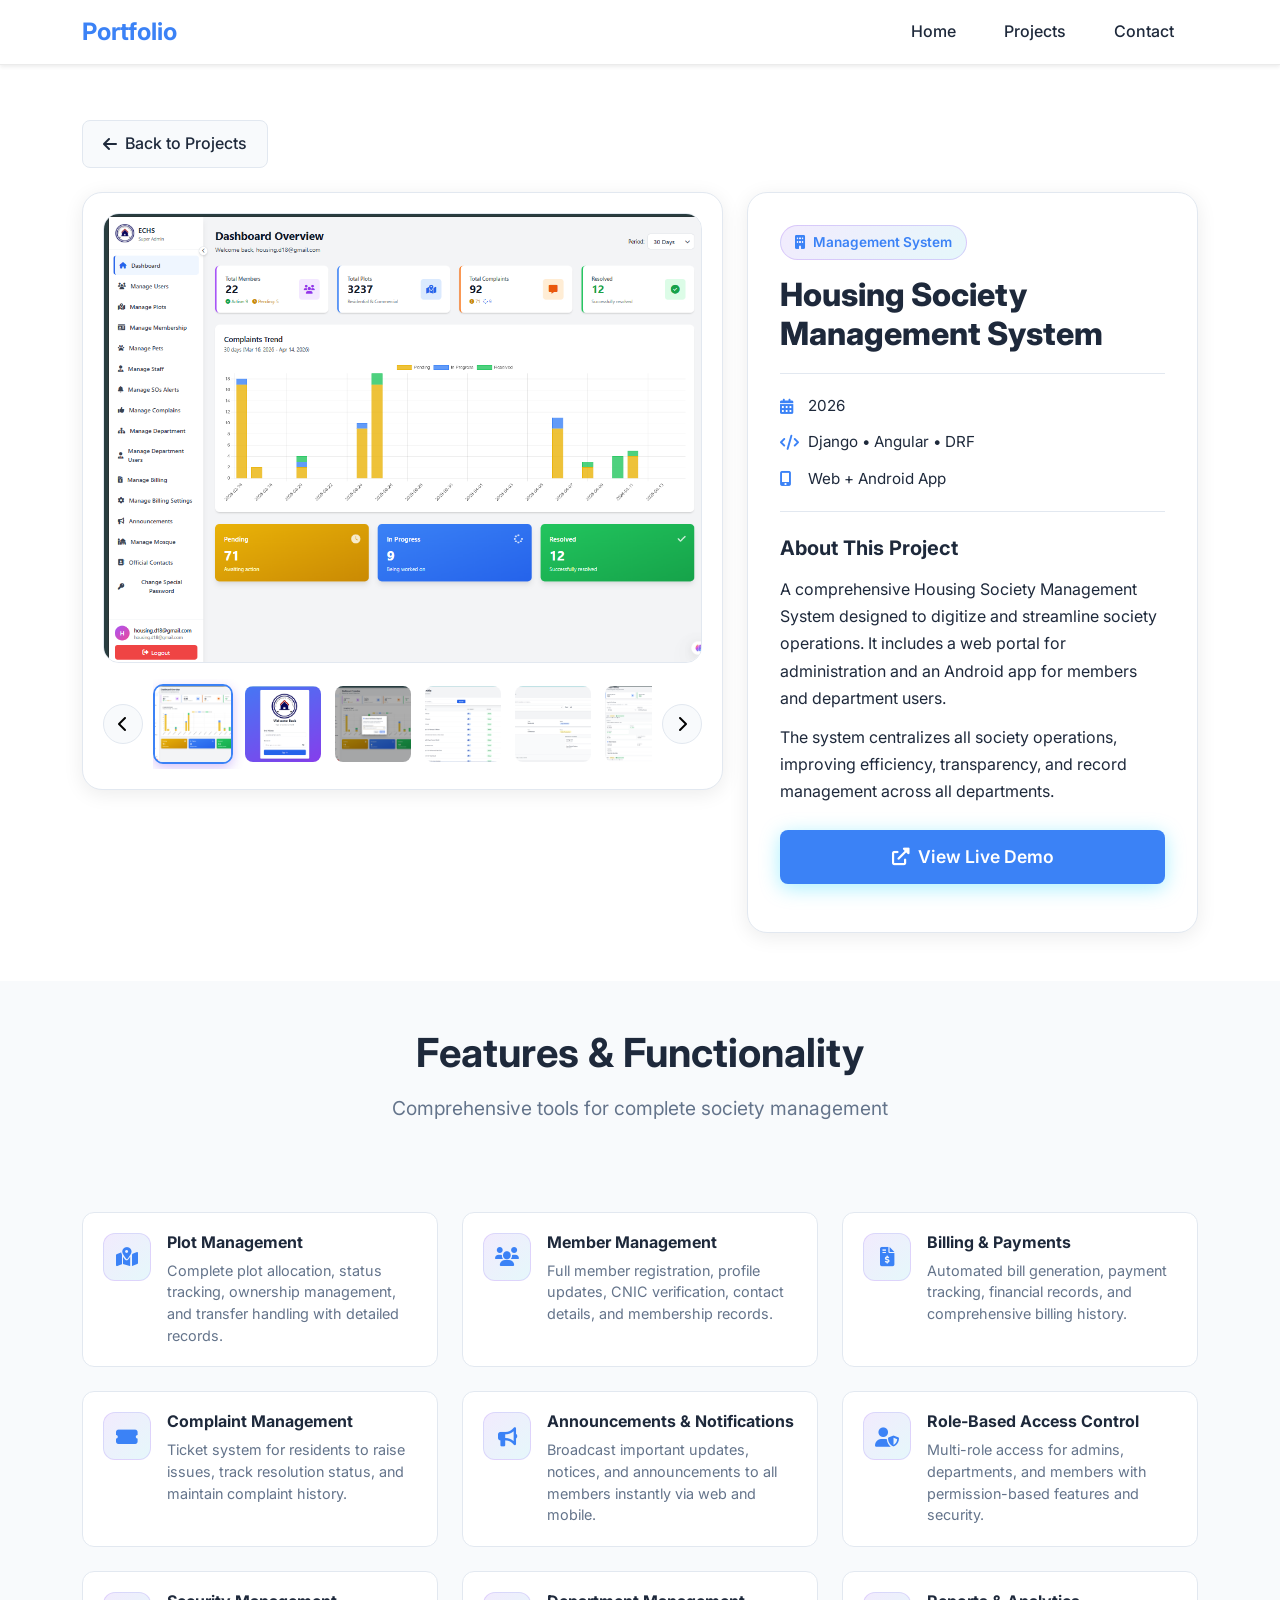
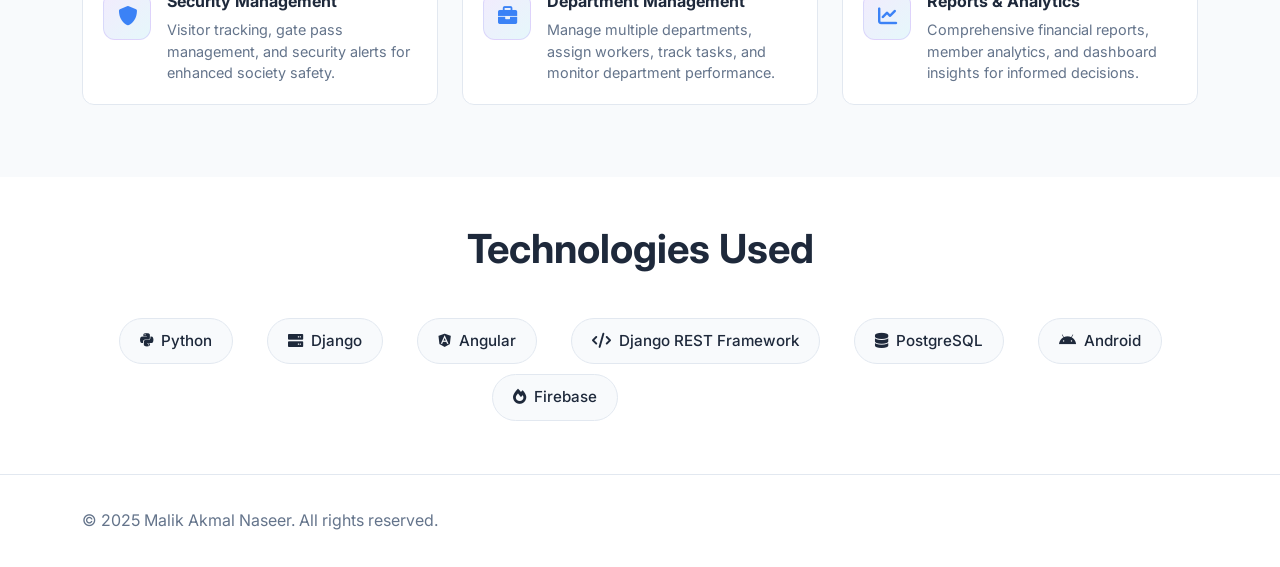
<file: housing-details.html>
<!DOCTYPE html>
<html lang="en">
<head>
    <meta charset="UTF-8">
    <meta name="viewport" content="width=device-width, initial-scale=1.0">
    <title>Housing Society Management System - Project Details</title>
    <link href="https://cdn.jsdelivr.net/npm/bootstrap@5.3.0/dist/css/bootstrap.min.css" rel="stylesheet">
    <link href="https://cdnjs.cloudflare.com/ajax/libs/font-awesome/6.0.0/css/all.min.css" rel="stylesheet">
    <link href="https://fonts.googleapis.com/css2?family=Inter:wght@300;400;500;600;700&display=swap" rel="stylesheet">
    <link href="styles.css" rel="stylesheet">
</head>
<body>
    <!-- Scroll progress indicator -->
    <div id="scroll-progress"></div>

    <!-- Navigation -->
    <nav class="navbar navbar-expand-lg navbar-light bg-white fixed-top shadow-sm">
        <div class="container">
            <a class="navbar-brand fw-bold text-primary" href="index.html">Portfolio</a>
            <button class="navbar-toggler" type="button" data-bs-toggle="collapse" data-bs-target="#navbarNav">
                <span class="navbar-toggler-icon"></span>
            </button>
            <div class="collapse navbar-collapse" id="navbarNav">
                <ul class="navbar-nav ms-auto">
                    <li class="nav-item"><a class="nav-link" href="index.html#home">Home</a></li>
                    <li class="nav-item"><a class="nav-link" href="index.html#projects">Projects</a></li>
                    <li class="nav-item"><a class="nav-link" href="index.html#contact">Contact</a></li>
                </ul>
            </div>
        </div>
    </nav>

    <!-- Project Detail Section -->
    <section class="detail-section py-5" style="padding-top: 120px !important;">
        <div class="container">
            <div class="row">
                <div class="col-12 mb-4">
                    <a href="index.html#projects" class="back-btn">
                        <i class="fas fa-arrow-left me-2"></i>Back to Projects
                    </a>
                </div>
            </div>
            <div class="row">
                <!-- Left: Image Slider -->
                <div class="col-lg-7 mb-4">
                    <div class="project-slider-container">
                        <!-- Main Image -->
                        <div class="main-slider-image">
                            <img src="images/housing/dashboard.png" alt="Dashboard" id="mainImage" class="img-fluid">
                        </div>
                        
                        <!-- Thumbnail Navigation -->
                        <div class="slider-thumbnails mt-3">
                            <button class="slider-nav-btn prev" onclick="prevImage()">
                                <i class="fas fa-chevron-left"></i>
                            </button>
                            <div class="thumbnails-wrapper">
                                <div class="thumbnails-container" id="thumbnailsContainer">
                                    <img src="images/housing/dashboard.png" alt="Dashboard" class="thumbnail active" onclick="changeImage(0, this)">
                                    <img src="images/housing/user-login.png" alt="User Login" class="thumbnail" onclick="changeImage(1, this)">
                                    <img src="images/housing/admin-verification.png" alt="Admin Verification" class="thumbnail" onclick="changeImage(2, this)">
                                    <img src="images/housing/member-management.png" alt="Member Management" class="thumbnail" onclick="changeImage(3, this)">
                                    <img src="images/housing/plot-management.png" alt="Plot Management" class="thumbnail" onclick="changeImage(4, this)">
                                    <img src="images/housing/billing.png" alt="Billing" class="thumbnail" onclick="changeImage(5, this)">
                                    <img src="images/housing/Announcements.png" alt="Announcements" class="thumbnail" onclick="changeImage(6, this)">
                                    <img src="images/housing/notifications.png" alt="Notifications" class="thumbnail" onclick="changeImage(7, this)">
                                </div>
                            </div>
                            <button class="slider-nav-btn next" onclick="nextImage()">
                                <i class="fas fa-chevron-right"></i>
                            </button>
                        </div>
                    </div>
                </div>

                <!-- Right: Project Details -->
                <div class="col-lg-5">
                    <div class="project-details-card">
                        <span class="project-category-badge">
                            <i class="fas fa-building me-2"></i>Management System
                        </span>
                        <h1 class="project-detail-title">Housing Society Management System</h1>
                        
                        <div class="project-meta mb-4">
                            <div class="meta-item">
                                <i class="fas fa-calendar-alt me-2"></i>
                                <span>2026</span>
                            </div>
                            <div class="meta-item">
                                <i class="fas fa-code me-2"></i>
                                <span>Django • Angular • DRF</span>
                            </div>
                            <div class="meta-item">
                                <i class="fas fa-mobile-alt me-2"></i>
                                <span>Web + Android App</span>
                            </div>
                        </div>

                        <div class="project-description">
                            <h5 class="mb-3">About This Project</h5>
                            <p>A comprehensive Housing Society Management System designed to digitize and streamline society operations. It includes a web portal for administration and an Android app for members and department users.</p>
                            <p>The system centralizes all society operations, improving efficiency, transparency, and record management across all departments.</p>
                        </div>

                        <div class="project-actions mt-4">
                            <a href="https://app.echsisb.com/admin" class="btn btn-primary btn-lg w-100 mb-3" target="_blank">
                                <i class="fas fa-external-link-alt me-2"></i>View Live Demo
                            </a>
                    </div>
                </div>
            </div>
        </div>
    </section>

    <!-- Features & Functionality -->
    <section class="detail-section py-5" style="background: var(--bg-light);">
        <div class="container">
            <div class="row">
                <div class="col-12 mb-5">
                    <h2 class="section-title text-center" data-animate="fade-up">Features & Functionality</h2>
                    <p class="section-subtitle text-center" data-animate="fade-up" data-delay="100">Comprehensive tools for complete society management</p>
                </div>
            </div>
            <div class="row">
                <div class="col-md-6 col-lg-4 mb-4" data-animate="fade-up" data-delay="0">
                    <div class="feature-list-item">
                        <div class="feature-icon-small">
                            <i class="fas fa-map-marked-alt"></i>
                        </div>
                        <div>
                            <h5>Plot Management</h5>
                            <p>Complete plot allocation, status tracking, ownership management, and transfer handling with detailed records.</p>
                        </div>
                    </div>
                </div>
                <div class="col-md-6 col-lg-4 mb-4" data-animate="fade-up" data-delay="100">
                    <div class="feature-list-item">
                        <div class="feature-icon-small">
                            <i class="fas fa-users"></i>
                        </div>
                        <div>
                            <h5>Member Management</h5>
                            <p>Full member registration, profile updates, CNIC verification, contact details, and membership records.</p>
                        </div>
                    </div>
                </div>
                <div class="col-md-6 col-lg-4 mb-4" data-animate="fade-up" data-delay="200">
                    <div class="feature-list-item">
                        <div class="feature-icon-small">
                            <i class="fas fa-file-invoice-dollar"></i>
                        </div>
                        <div>
                            <h5>Billing & Payments</h5>
                            <p>Automated bill generation, payment tracking, financial records, and comprehensive billing history.</p>
                        </div>
                    </div>
                </div>
                <div class="col-md-6 col-lg-4 mb-4" data-animate="fade-up" data-delay="0">
                    <div class="feature-list-item">
                        <div class="feature-icon-small">
                            <i class="fas fa-ticket-alt"></i>
                        </div>
                        <div>
                            <h5>Complaint Management</h5>
                            <p>Ticket system for residents to raise issues, track resolution status, and maintain complaint history.</p>
                        </div>
                    </div>
                </div>
                <div class="col-md-6 col-lg-4 mb-4" data-animate="fade-up" data-delay="100">
                    <div class="feature-list-item">
                        <div class="feature-icon-small">
                            <i class="fas fa-bullhorn"></i>
                        </div>
                        <div>
                            <h5>Announcements & Notifications</h5>
                            <p>Broadcast important updates, notices, and announcements to all members instantly via web and mobile.</p>
                        </div>
                    </div>
                </div>
                <div class="col-md-6 col-lg-4 mb-4" data-animate="fade-up" data-delay="200">
                    <div class="feature-list-item">
                        <div class="feature-icon-small">
                            <i class="fas fa-user-shield"></i>
                        </div>
                        <div>
                            <h5>Role-Based Access Control</h5>
                            <p>Multi-role access for admins, departments, and members with permission-based features and security.</p>
                        </div>
                    </div>
                </div>
                <div class="col-md-6 col-lg-4 mb-4" data-animate="fade-up" data-delay="0">
                    <div class="feature-list-item">
                        <div class="feature-icon-small">
                            <i class="fas fa-shield-alt"></i>
                        </div>
                        <div>
                            <h5>Security Management</h5>
                            <p>Visitor tracking, gate pass management, and security alerts for enhanced society safety.</p>
                        </div>
                    </div>
                </div>
                <div class="col-md-6 col-lg-4 mb-4" data-animate="fade-up" data-delay="100">
                    <div class="feature-list-item">
                        <div class="feature-icon-small">
                            <i class="fas fa-briefcase"></i>
                        </div>
                        <div>
                            <h5>Department Management</h5>
                            <p>Manage multiple departments, assign workers, track tasks, and monitor department performance.</p>
                        </div>
                    </div>
                </div>
                <div class="col-md-6 col-lg-4 mb-4" data-animate="fade-up" data-delay="200">
                    <div class="feature-list-item">
                        <div class="feature-icon-small">
                            <i class="fas fa-chart-line"></i>
                        </div>
                        <div>
                            <h5>Reports & Analytics</h5>
                            <p>Comprehensive financial reports, member analytics, and dashboard insights for informed decisions.</p>
                        </div>
                    </div>
                </div>
            </div>
        </div>
    </section>

    <!-- Technologies Used -->
    <section class="detail-section py-5">
        <div class="container">
            <div class="row">
                <div class="col-12 text-center mb-4">
                    <h2 class="section-title" data-animate="fade-up">Technologies Used</h2>
                </div>
            </div>
            <div class="row justify-content-center">
                <div class="col-auto" data-animate="fade-up" data-delay="0">
                    <span class="tech-pill"><i class="fab fa-python me-2"></i>Python</span>
                </div>
                <div class="col-auto" data-animate="fade-up" data-delay="50">
                    <span class="tech-pill"><i class="fas fa-server me-2"></i>Django</span>
                </div>
                <div class="col-auto" data-animate="fade-up" data-delay="100">
                    <span class="tech-pill"><i class="fab fa-angular me-2"></i>Angular</span>
                </div>
                <div class="col-auto" data-animate="fade-up" data-delay="150">
                    <span class="tech-pill"><i class="fas fa-code me-2"></i>Django REST Framework</span>
                </div>
                <div class="col-auto" data-animate="fade-up" data-delay="200">
                    <span class="tech-pill"><i class="fas fa-database me-2"></i>PostgreSQL</span>
                </div>
                <div class="col-auto" data-animate="fade-up" data-delay="250">
                    <span class="tech-pill"><i class="fab fa-android me-2"></i>Android</span>
                </div>
                <div class="col-auto" data-animate="fade-up" data-delay="300">
                    <span class="tech-pill"><i class="fas fa-fire me-2"></i>Firebase</span>
                </div>
                <div class="col-auto" data-animate="fade-up" data-delay="350">
                    <span class="tech-pill"><i class="fab fa-bootstrap me-2"></i>Bootstrap</span>
                </div>
            </div>
        </div>
    </section>

    <!-- Footer -->
    <footer class="bg-white py-4 border-top">
        <div class="container">
            <div class="row align-items-center">
                <div class="col-md-6">
                    <p class="mb-0 text-muted">&copy; 2025 Malik Akmal Naseer. All rights reserved.</p>
                </div>
                <div class="col-md-6 text-end">
                    <div class="social-links">
                        <a href="https://github.com/malikakmal352" class="social-link"><i class="fab fa-github"></i></a>
                        <a href="https://www.linkedin.com/in/malik-akmal-naseer-168290209/" class="social-link"><i class="fab fa-linkedin"></i></a>
                        <a href="mailto:malikakmalnaseer@gmail.com" class="social-link"><i class="fas fa-envelope"></i></a>
                    </div>
                </div>
            </div>
        </div>
    </footer>


    <script src="https://cdn.jsdelivr.net/npm/bootstrap@5.3.0/dist/js/bootstrap.bundle.min.js"></script>
    <script>
    // Image Slider
    const images = [
        'images/housing/dashboard.png',
        'images/housing/user-login.png',
        'images/housing/admin-verification.png',
        'images/housing/member-management.png',
        'images/housing/plot-management.png',
        'images/housing/billing.png',
        'images/housing/Announcements.png',
        'images/housing/notifications.png'
    ];
    let currentImageIndex = 0;

    function changeImage(index, thumbnail) {
        currentImageIndex = index;
        document.getElementById('mainImage').src = images[index];
        
        // Update active thumbnail
        document.querySelectorAll('.thumbnail').forEach(t => t.classList.remove('active'));
        thumbnail.classList.add('active');
    }

    function nextImage() {
        currentImageIndex = (currentImageIndex + 1) % images.length;
        document.getElementById('mainImage').src = images[currentImageIndex];
        updateActiveThumbnail();
    }

    function prevImage() {
        currentImageIndex = (currentImageIndex - 1 + images.length) % images.length;
        document.getElementById('mainImage').src = images[currentImageIndex];
        updateActiveThumbnail();
    }

    function updateActiveThumbnail() {
        const thumbnails = document.querySelectorAll('.thumbnail');
        thumbnails.forEach((t, i) => {
            t.classList.toggle('active', i === currentImageIndex);
        });
    }

    // Scroll progress bar
    const scrollBar = document.getElementById('scroll-progress');
    window.addEventListener('scroll', () => {
        const scrollTop = document.documentElement.scrollTop;
        const scrollHeight = document.documentElement.scrollHeight - document.documentElement.clientHeight;
        scrollBar.style.width = (scrollTop / scrollHeight * 100) + '%';
    });

    // Scroll animations
    const animateEls = document.querySelectorAll('[data-animate]');
    animateEls.forEach(el => {
        const type = el.getAttribute('data-animate');
        el.style.opacity = '0';
        el.style.transition = 'opacity 0.7s ease, transform 0.7s ease';
        if (type === 'fade-up') el.style.transform = 'translateY(50px)';
        if (type === 'fade-left') el.style.transform = 'translateX(-50px)';
        if (type === 'fade-right') el.style.transform = 'translateX(50px)';
    });

    const revealObserver = new IntersectionObserver((entries) => {
        entries.forEach(entry => {
            if (entry.isIntersecting) {
                const el = entry.target;
                const delay = parseInt(el.getAttribute('data-delay') || 0);
                setTimeout(() => {
                    el.style.opacity = '1';
                    el.style.transform = 'translate(0, 0)';
                }, delay);
                revealObserver.unobserve(el);
            }
        });
    }, { threshold: 0.12 });

    animateEls.forEach(el => revealObserver.observe(el));

    // Counter animation
    const counterEls = document.querySelectorAll('[data-count]');
    function animateCounter(el) {
        const target = parseInt(el.getAttribute('data-count'));
        const suffix = el.getAttribute('data-suffix') || '';
        const duration = 1800;
        const step = 16;
        const steps = duration / step;
        let current = 0;

        const timer = setInterval(() => {
            current += target / steps;
            if (current >= target) {
                current = target;
                clearInterval(timer);
            }
            el.textContent = Math.floor(current) + suffix;
        }, step);
    }

    const counterObserver = new IntersectionObserver((entries) => {
        entries.forEach(entry => {
            if (entry.isIntersecting) {
                animateCounter(entry.target);
                counterObserver.unobserve(entry.target);
            }
        });
    }, { threshold: 0.5 });

    counterEls.forEach(el => {
        el.textContent = '0';
        counterObserver.observe(el);
    });

    // Lightbox
    function openLightbox(src) {
        document.getElementById('lightbox-img').src = src;
        document.getElementById('lightbox').classList.add('active');
    }

    function closeLightbox() {
        document.getElementById('lightbox').classList.remove('active');
    }

    // Click main image to open lightbox
    document.getElementById('mainImage').addEventListener('click', function() {
        openLightbox(this.src);
    });

    // Smooth scroll
    document.querySelectorAll('a[href^="#"]').forEach(anchor => {
        anchor.addEventListener('click', function(e) {
            e.preventDefault();
            const target = document.querySelector(this.getAttribute('href'));
            if (target) target.scrollIntoView({ behavior: 'smooth', block: 'start' });
        });
    });
    </script>
</body>
</html>
</file>
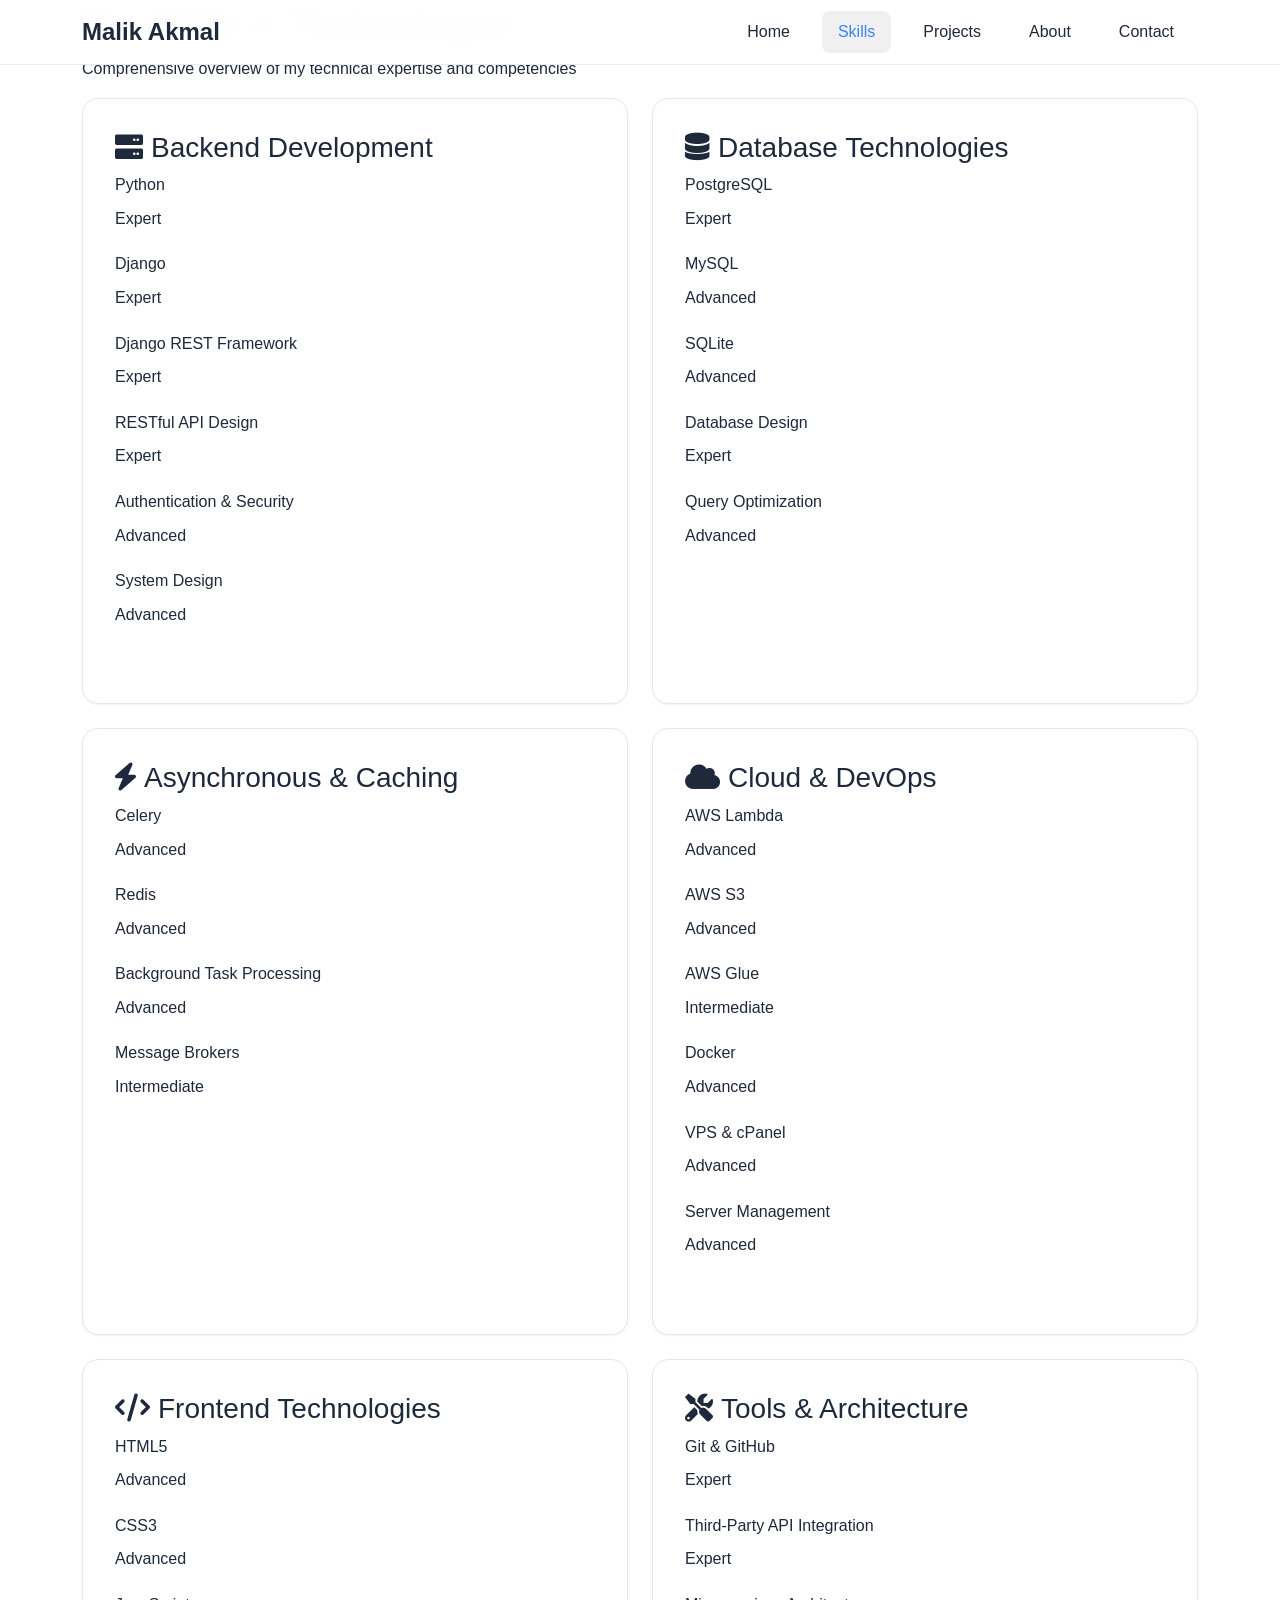
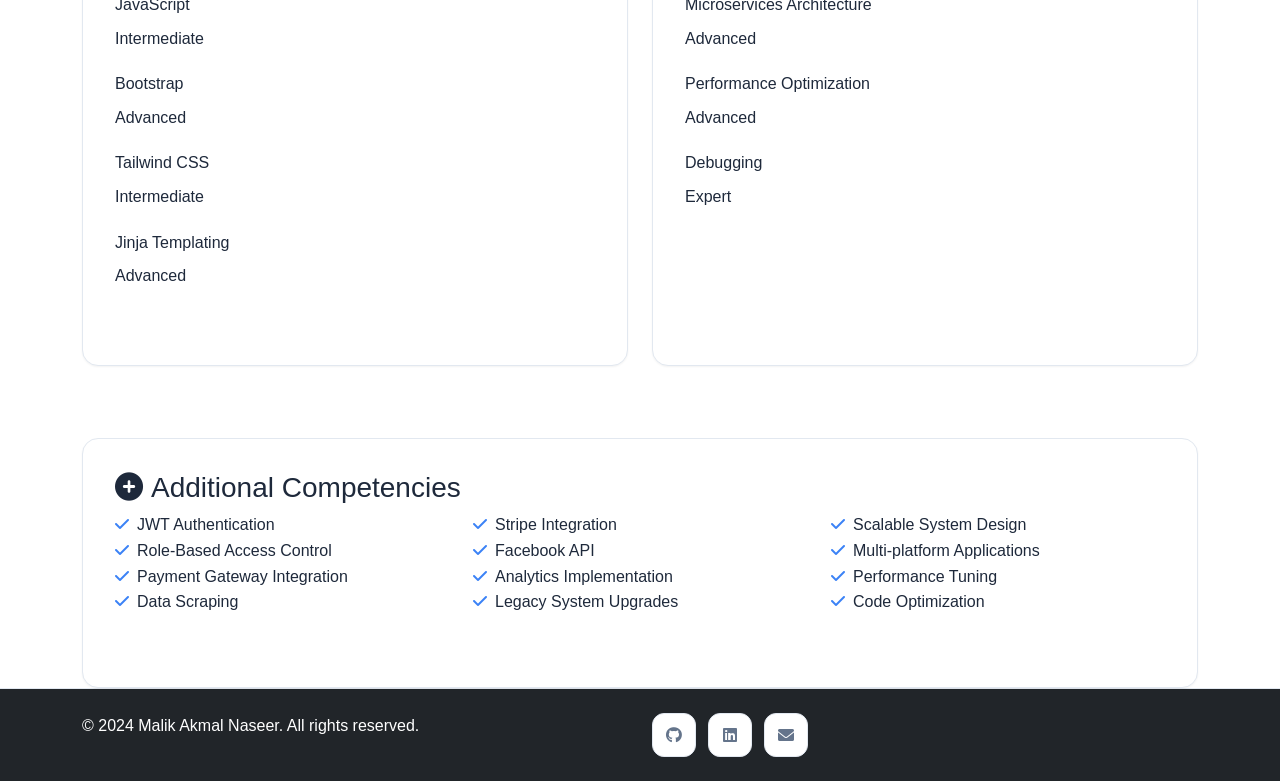
<file: skills.html>
<!DOCTYPE html>
<html lang="en">
<head>
    <meta charset="UTF-8">
    <meta name="viewport" content="width=device-width, initial-scale=1.0">
    <title>Skills - Malik Akmal Naseer</title>
    <link href="https://cdn.jsdelivr.net/npm/bootstrap@5.3.0/dist/css/bootstrap.min.css" rel="stylesheet">
    <link href="https://cdnjs.cloudflare.com/ajax/libs/font-awesome/6.0.0/css/all.min.css" rel="stylesheet">
    <link href="styles.css" rel="stylesheet">
</head>
<body>
    <!-- Navigation -->
    <nav class="navbar navbar-expand-lg navbar-dark bg-dark fixed-top">
        <div class="container">
            <a class="navbar-brand" href="index.html">Malik Akmal</a>
            <button class="navbar-toggler" type="button" data-bs-toggle="collapse" data-bs-target="#navbarNav">
                <span class="navbar-toggler-icon"></span>
            </button>
            <div class="collapse navbar-collapse" id="navbarNav">
                <ul class="navbar-nav ms-auto">
                    <li class="nav-item"><a class="nav-link" href="index.html">Home</a></li>
                    <li class="nav-item"><a class="nav-link active" href="skills.html">Skills</a></li>
                    <li class="nav-item"><a class="nav-link" href="projects.html">Projects</a></li>
                    <li class="nav-item"><a class="nav-link" href="about.html">About</a></li>
                    <li class="nav-item"><a class="nav-link" href="contact.html">Contact</a></li>
                </ul>
            </div>
        </div>
    </nav>

    <!-- Page Header -->
    <section class="page-header">
        <div class="container">
            <h1>My Skills & Technologies</h1>
            <p>Comprehensive overview of my technical expertise and competencies</p>
        </div>
    </section>

    <!-- Skills Content -->
    <section class="content-section">
        <div class="container">
            <div class="row">
                <!-- Backend Development -->
                <div class="col-lg-6 mb-4">
                    <div class="skill-category">
                        <h3><i class="fas fa-server me-2"></i>Backend Development</h3>
                        <div class="skill-item">
                            <span class="skill-name">Python</span>
                            <span class="skill-level">Expert</span>
                        </div>
                        <div class="skill-item">
                            <span class="skill-name">Django</span>
                            <span class="skill-level">Expert</span>
                        </div>
                        <div class="skill-item">
                            <span class="skill-name">Django REST Framework</span>
                            <span class="skill-level">Expert</span>
                        </div>
                        <div class="skill-item">
                            <span class="skill-name">RESTful API Design</span>
                            <span class="skill-level">Expert</span>
                        </div>
                        <div class="skill-item">
                            <span class="skill-name">Authentication & Security</span>
                            <span class="skill-level">Advanced</span>
                        </div>
                        <div class="skill-item">
                            <span class="skill-name">System Design</span>
                            <span class="skill-level">Advanced</span>
                        </div>
                    </div>
                </div>

                <!-- Database -->
                <div class="col-lg-6 mb-4">
                    <div class="skill-category">
                        <h3><i class="fas fa-database me-2"></i>Database Technologies</h3>
                        <div class="skill-item">
                            <span class="skill-name">PostgreSQL</span>
                            <span class="skill-level">Expert</span>
                        </div>
                        <div class="skill-item">
                            <span class="skill-name">MySQL</span>
                            <span class="skill-level">Advanced</span>
                        </div>
                        <div class="skill-item">
                            <span class="skill-name">SQLite</span>
                            <span class="skill-level">Advanced</span>
                        </div>
                        <div class="skill-item">
                            <span class="skill-name">Database Design</span>
                            <span class="skill-level">Expert</span>
                        </div>
                        <div class="skill-item">
                            <span class="skill-name">Query Optimization</span>
                            <span class="skill-level">Advanced</span>
                        </div>
                    </div>
                </div>

                <!-- Asynchronous & Caching -->
                <div class="col-lg-6 mb-4">
                    <div class="skill-category">
                        <h3><i class="fas fa-bolt me-2"></i>Asynchronous & Caching</h3>
                        <div class="skill-item">
                            <span class="skill-name">Celery</span>
                            <span class="skill-level">Advanced</span>
                        </div>
                        <div class="skill-item">
                            <span class="skill-name">Redis</span>
                            <span class="skill-level">Advanced</span>
                        </div>
                        <div class="skill-item">
                            <span class="skill-name">Background Task Processing</span>
                            <span class="skill-level">Advanced</span>
                        </div>
                        <div class="skill-item">
                            <span class="skill-name">Message Brokers</span>
                            <span class="skill-level">Intermediate</span>
                        </div>
                    </div>
                </div>

                <!-- Cloud & DevOps -->
                <div class="col-lg-6 mb-4">
                    <div class="skill-category">
                        <h3><i class="fas fa-cloud me-2"></i>Cloud & DevOps</h3>
                        <div class="skill-item">
                            <span class="skill-name">AWS Lambda</span>
                            <span class="skill-level">Advanced</span>
                        </div>
                        <div class="skill-item">
                            <span class="skill-name">AWS S3</span>
                            <span class="skill-level">Advanced</span>
                        </div>
                        <div class="skill-item">
                            <span class="skill-name">AWS Glue</span>
                            <span class="skill-level">Intermediate</span>
                        </div>
                        <div class="skill-item">
                            <span class="skill-name">Docker</span>
                            <span class="skill-level">Advanced</span>
                        </div>
                        <div class="skill-item">
                            <span class="skill-name">VPS & cPanel</span>
                            <span class="skill-level">Advanced</span>
                        </div>
                        <div class="skill-item">
                            <span class="skill-name">Server Management</span>
                            <span class="skill-level">Advanced</span>
                        </div>
                    </div>
                </div>

                <!-- Frontend Technologies -->
                <div class="col-lg-6 mb-4">
                    <div class="skill-category">
                        <h3><i class="fas fa-code me-2"></i>Frontend Technologies</h3>
                        <div class="skill-item">
                            <span class="skill-name">HTML5</span>
                            <span class="skill-level">Advanced</span>
                        </div>
                        <div class="skill-item">
                            <span class="skill-name">CSS3</span>
                            <span class="skill-level">Advanced</span>
                        </div>
                        <div class="skill-item">
                            <span class="skill-name">JavaScript</span>
                            <span class="skill-level">Intermediate</span>
                        </div>
                        <div class="skill-item">
                            <span class="skill-name">Bootstrap</span>
                            <span class="skill-level">Advanced</span>
                        </div>
                        <div class="skill-item">
                            <span class="skill-name">Tailwind CSS</span>
                            <span class="skill-level">Intermediate</span>
                        </div>
                        <div class="skill-item">
                            <span class="skill-name">Jinja Templating</span>
                            <span class="skill-level">Advanced</span>
                        </div>
                    </div>
                </div>

                <!-- Tools & Architecture -->
                <div class="col-lg-6 mb-4">
                    <div class="skill-category">
                        <h3><i class="fas fa-tools me-2"></i>Tools & Architecture</h3>
                        <div class="skill-item">
                            <span class="skill-name">Git & GitHub</span>
                            <span class="skill-level">Expert</span>
                        </div>
                        <div class="skill-item">
                            <span class="skill-name">Third-Party API Integration</span>
                            <span class="skill-level">Expert</span>
                        </div>
                        <div class="skill-item">
                            <span class="skill-name">Microservices Architecture</span>
                            <span class="skill-level">Advanced</span>
                        </div>
                        <div class="skill-item">
                            <span class="skill-name">Performance Optimization</span>
                            <span class="skill-level">Advanced</span>
                        </div>
                        <div class="skill-item">
                            <span class="skill-name">Debugging</span>
                            <span class="skill-level">Expert</span>
                        </div>
                    </div>
                </div>
            </div>

            <!-- Additional Skills -->
            <div class="row mt-5">
                <div class="col-12">
                    <div class="skill-category">
                        <h3><i class="fas fa-plus-circle me-2"></i>Additional Competencies</h3>
                        <div class="row">
                            <div class="col-md-4">
                                <ul class="list-unstyled">
                                    <li><i class="fas fa-check text-primary me-2"></i>JWT Authentication</li>
                                    <li><i class="fas fa-check text-primary me-2"></i>Role-Based Access Control</li>
                                    <li><i class="fas fa-check text-primary me-2"></i>Payment Gateway Integration</li>
                                    <li><i class="fas fa-check text-primary me-2"></i>Data Scraping</li>
                                </ul>
                            </div>
                            <div class="col-md-4">
                                <ul class="list-unstyled">
                                    <li><i class="fas fa-check text-primary me-2"></i>Stripe Integration</li>
                                    <li><i class="fas fa-check text-primary me-2"></i>Facebook API</li>
                                    <li><i class="fas fa-check text-primary me-2"></i>Analytics Implementation</li>
                                    <li><i class="fas fa-check text-primary me-2"></i>Legacy System Upgrades</li>
                                </ul>
                            </div>
                            <div class="col-md-4">
                                <ul class="list-unstyled">
                                    <li><i class="fas fa-check text-primary me-2"></i>Scalable System Design</li>
                                    <li><i class="fas fa-check text-primary me-2"></i>Multi-platform Applications</li>
                                    <li><i class="fas fa-check text-primary me-2"></i>Performance Tuning</li>
                                    <li><i class="fas fa-check text-primary me-2"></i>Code Optimization</li>
                                </ul>
                            </div>
                        </div>
                    </div>
                </div>
            </div>
        </div>
    </section>

    <!-- Footer -->
    <footer class="bg-dark text-white py-4">
        <div class="container">
            <div class="row">
                <div class="col-md-6">
                    <p>&copy; 2024 Malik Akmal Naseer. All rights reserved.</p>
                </div>
                <div class="col-md-6 text-end">
                    <div class="social-links">
                        <a href="https://github.com/malikakmal352" class="social-link"><i class="fab fa-github"></i></a>
                        <a href="https://www.linkedin.com/in/malik-akmal-naseer-168290209/" class="social-link"><i class="fab fa-linkedin"></i></a>
                        <a href="mailto:malikakmalnaseer@gmail.com" class="social-link"><i class="fas fa-envelope"></i></a>
                    </div>
                </div>
            </div>
        </div>
    </footer>

    <script src="https://cdn.jsdelivr.net/npm/bootstrap@5.3.0/dist/js/bootstrap.bundle.min.js"></script>
</body>
</html>
</file>
<file: styles.css>
/* Global Styles */
* {
    margin: 0;
    padding: 0;
    box-sizing: border-box;
}

:root {
    --primary-color: #3b82f6;
    --secondary-color: #64748b;
    --accent-color: #06b6d4;
    --text-dark: #1e293b;
    --text-light: #64748b;
    --bg-light: #f8fafc;
    --bg-white: #ffffff;
    --border-color: #e2e8f0;
    --shadow-sm: 0 1px 2px 0 rgb(0 0 0 / 0.05);
    --shadow-md: 0 4px 6px -1px rgb(0 0 0 / 0.1);
    --shadow-lg: 0 10px 15px -3px rgb(0 0 0 / 0.1);
}

body {
    font-family: 'Inter', -apple-system, BlinkMacSystemFont, 'Segoe UI', Roboto, sans-serif;
    line-height: 1.6;
    color: var(--text-dark);
    background-color: var(--bg-white);
}

/* Smooth scrolling */
html {
    scroll-behavior: smooth;
}

/* Navigation */
.navbar {
    backdrop-filter: blur(12px);
    background-color: rgba(255, 255, 255, 0.98) !important;
    border-bottom: 1px solid rgba(0, 0, 0, 0.08);
    transition: background-color 0.4s ease, box-shadow 0.4s ease, border-color 0.4s ease;
}

/* Dark theme applied via JS after hero */
.navbar.scrolled-dark {
    background-color: rgba(10, 10, 20, 0.97) !important;
    border-bottom: 1px solid rgba(0, 212, 255, 0.15);
    box-shadow: 0 4px 30px rgba(0, 0, 0, 0.4);
}

.navbar-brand {
    font-weight: 700;
    font-size: 1.5rem;
    color: #1e293b !important;
    transition: color 0.4s ease;
}

.navbar.scrolled-dark .navbar-brand {
    color: #00d4ff !important;
}

.navbar-nav .nav-link {
    font-weight: 500;
    margin: 0 8px;
    padding: 8px 16px !important;
    border-radius: 8px;
    transition: all 0.3s ease;
    color: #1e293b !important;
}

.navbar.scrolled-dark .navbar-nav .nav-link {
    color: #e2e8f0 !important;
}

.navbar-nav .nav-link:hover,
.navbar-nav .nav-link.active {
    background-color: rgba(0, 0, 0, 0.06);
    color: var(--primary-color) !important;
}

.navbar.scrolled-dark .navbar-nav .nav-link:hover,
.navbar.scrolled-dark .navbar-nav .nav-link.active {
    background-color: rgba(255, 255, 255, 0.1);
    color: #00d4ff !important;
}

.navbar-toggler {
    border-color: rgba(0, 0, 0, 0.2);
}

.navbar.scrolled-dark .navbar-toggler {
    border-color: rgba(255, 255, 255, 0.3);
}

.navbar-toggler-icon {
    filter: none;
}

.navbar.scrolled-dark .navbar-toggler-icon {
    filter: invert(1);
}

/* Hero Section */
.hero {
    background:
        linear-gradient(
            to right,
            rgba(10, 10, 20, 0.88) 0%,
            rgba(10, 10, 30, 0.75) 50%,
            rgba(10, 10, 20, 0.55) 100%
        ),
        url('images/hero_banners/hero-bg-2.png') center center / cover no-repeat;
    color: #ffffff;
    padding-top: 100px;
    display: flex;
    align-items: center;
    overflow: hidden;
    position: relative;
}

.hero-container {
    display: flex;
    align-items: center;
    justify-content: space-between;
    padding: 60px 5%;
    gap: 60px;
    width: 100%;
    max-width: 1200px;
    margin: 0 auto;
}

.hero-content {
    flex: 1;
    max-width: 560px;
}

.hero-image {
    flex: 0 0 auto;
}

.hero h1 {
    font-size: 48px;
    font-weight: 800;
    color: #ffffff;
    animation: fadeUp 1s ease-in-out;
    margin-bottom: 20px;
    text-shadow: 0 2px 20px rgba(0,0,0,0.5);
    line-height: 1.15;
}

.hero h1 span {
    color: #00d4ff;
    text-shadow: 0 0 30px rgba(0, 212, 255, 0.5);
}

.hero p {
    color: #cbd5e1;
    max-width: 500px;
    line-height: 1.7;
    font-size: 1rem;
    margin: 20px 0;
    text-shadow: 0 1px 8px rgba(0,0,0,0.4);
}

.role {
    display: inline-block;
    background: rgba(0, 212, 255, 0.15);
    color: #00d4ff;
    padding: 6px 14px;
    border-radius: 50px;
    font-weight: 600;
    margin-bottom: 15px;
    font-size: 0.9rem;
    border: 1px solid rgba(0, 212, 255, 0.35);
    letter-spacing: 0.5px;
    backdrop-filter: blur(8px);
}

.profile-img {
    width: 240px;
    height: 280px;
    object-fit: cover;
    border-radius: 20px;
    border: 3px solid rgba(0, 212, 255, 0.35);
    box-shadow: 0 20px 60px rgba(0,0,0,0.6), 0 0 40px rgba(0, 212, 255, 0.15);
    transition: 0.4s ease;
}

.profile-img:hover {
    transform: scale(1.04) translateY(-4px);
    box-shadow: 0 28px 70px rgba(0,0,0,0.7), 0 0 60px rgba(0, 212, 255, 0.3);
}

.hero-buttons {
    margin-top: 25px;
    margin-bottom: 20px;
}

.hero-buttons .btn {
    margin-right: 15px;
    margin-bottom: 10px;
}

@keyframes fadeUp {
    from {
        opacity: 0;
        transform: translateY(20px);
    }
    to {
        opacity: 1;
        transform: translateY(0);
    }
}

.btn-primary {
    background: #00d4ff;
    color: #0a0a14;
    padding: 12px 24px;
    border-radius: 8px;
    font-weight: 700;
    border: none;
    box-shadow: 0 4px 20px rgba(0, 212, 255, 0.35);
}

.btn-primary:hover {
    background: #00b8e0;
    color: #0a0a14;
    transform: translateY(-2px);
    box-shadow: 0 8px 30px rgba(0, 212, 255, 0.5);
}

.btn-secondary {
    border: 2px solid rgba(0, 212, 255, 0.6);
    color: #00d4ff;
    padding: 10px 24px;
    border-radius: 8px;
    background: rgba(0, 212, 255, 0.08);
    backdrop-filter: blur(8px);
    font-weight: 600;
}

.btn-secondary:hover {
    background: rgba(0, 212, 255, 0.2);
    color: #ffffff;
    border-color: #00d4ff;
    transform: translateY(-2px);
}

@media (max-width: 768px) {
    .hero {
        max-height: none;
        padding-top: 80px;
        padding-bottom: 40px;
    }
    
    .hero-container {
        flex-direction: column;
        text-align: center;
        padding: 40px 5%;
        gap: 30px;
    }
    
    .hero-content {
        max-width: 100%;
        order: 2;
    }
    
    .hero-image {
        order: 1;
        margin-bottom: 20px;
    }
    
    .hero h1 {
        font-size: 32px;
        margin-bottom: 15px;
    }
    
    .hero p {
        font-size: 0.95rem;
        max-width: 100%;
        margin: 15px 0;
    }
    
    .role {
        font-size: 0.85rem;
        padding: 5px 10px;
        margin-bottom: 12px;
    }
    
    .profile-img {
        width: 200px;
        height: 240px;
        display: block !important;
        visibility: visible !important;
    }
    
    .hero-buttons {
        margin-top: 20px;
        margin-bottom: 15px;
    }
    
    .hero-buttons .btn {
        margin-right: 10px;
        margin-bottom: 8px;
        padding: 10px 20px;
        font-size: 0.9rem;
    }
    
    .social-links {
        justify-content: center;
        margin-top: 15px;
    }
}

@media (max-width: 480px) {
    .hero-container {
        padding: 30px 3%;
        gap: 25px;
    }
    
    .hero h1 {
        font-size: 28px;
    }
    
    .hero p {
        font-size: 0.9rem;
        line-height: 1.5;
    }
    
    .profile-img {
        width: 180px;
        height: 220px;
        display: block !important;
        visibility: visible !important;
    }
    
    .hero-buttons .btn {
        display: block;
        width: 100%;
        margin-right: 0;
        margin-bottom: 10px;
    }
}

@media (max-width: 400px) {
    .hero-image {
        display: none !important;
    }
    
    .profile-img {
        display: none !important;
        visibility: hidden !important;
    }
    
    .hero-container {
        padding: 25px 3%;
        gap: 0;
        justify-content: center;
    }
    
    .hero-content {
        max-width: 100%;
        text-align: center;
    }
    
    .hero h1 {
        font-size: 26px;
    }
    
    .hero p {
        font-size: 0.85rem;
    }
}

.about-image {
    width: 200px;
    height: 200px;
    object-fit: cover;
    border: 3px solid var(--bg-light);
    box-shadow: var(--shadow-md);
}

/* Social Links */
.social-links {
    display: flex;
    gap: 12px;
}

.social-link {
    display: inline-flex;
    align-items: center;
    justify-content: center;
    width: 44px;
    height: 44px;
    background: rgba(255, 255, 255, 0.08);
    color: #e2e8f0;
    border-radius: 12px;
    text-decoration: none;
    transition: all 0.3s ease;
    backdrop-filter: blur(10px);
    border: 1px solid rgba(255, 255, 255, 0.15);
}

.hero .social-link:hover {
    background: rgba(0, 212, 255, 0.2);
    color: #00d4ff;
    transform: translateY(-3px);
    box-shadow: 0 8px 25px rgba(0, 212, 255, 0.3);
    border-color: rgba(0, 212, 255, 0.4);
}

/* Social Links for other sections */
.contact-info .social-link,
footer .social-link {
    background: var(--bg-white);
    color: var(--text-light);
    border: 1px solid var(--border-color);
}

.contact-info .social-link:hover,
footer .social-link:hover {
    background: var(--primary-color);
    color: white;
}

/* Stats Section */
.stats-section {
    background: var(--bg-light);
    border-top: 1px solid var(--border-color);
    border-bottom: 1px solid var(--border-color);
}

.stat-item {
    padding: 30px 20px;
    text-align: center;
}

.stat-number {
    font-size: 2.5rem;
    font-weight: 700;
    color: var(--primary-color);
    margin-bottom: 8px;
}

.stat-label {
    font-size: 1rem;
    color: var(--text-light);
    font-weight: 500;
    margin: 0;
}

/* Section Titles */
.section-title {
    font-size: 2.5rem;
    font-weight: 700;
    margin-bottom: 16px;
    color: var(--text-dark);
}

.section-subtitle {
    font-size: 1.2rem;
    color: var(--text-light);
    margin-bottom: 40px;
}

/* About Section */
.about-section {
    background: var(--bg-white);
}

.about-content {
    font-size: 1.1rem;
    line-height: 1.7;
    color: var(--text-light);
}

.about-content .lead {
    color: var(--text-dark);
    font-weight: 500;
}

/* Skills Section */
.skills-section {
    background: var(--bg-light);
}

.skill-category {
    background: var(--bg-white);
    border-radius: 16px;
    padding: 32px;
    margin-bottom: 24px;
    box-shadow: var(--shadow-sm);
    border: 1px solid var(--border-color);
    height: 100%;
}

.skill-item {
    margin-bottom: 20px;
}

.skill-name {
    font-weight: 500;
    color: var(--text-dark);
    margin-bottom: 8px;
    display: block;
}

.skill-progress {
    height: 8px;
    background: var(--bg-light);
    border-radius: 4px;
    overflow: hidden;
}

.progress-bar {
    height: 100%;
    background: linear-gradient(90deg, var(--primary-color), var(--accent-color));
    border-radius: 4px;
    width: 0;                          /* JS animates to data-width */
    transition: width 1s ease-out;
}

/* Experience Section */
.experience-section {
    background: var(--bg-white);
}

.timeline {
    position: relative;
    padding-left: 30px;
}

.timeline::before {
    content: '';
    position: absolute;
    left: 15px;
    top: 0;
    bottom: 0;
    width: 2px;
    background: var(--border-color);
}

.timeline-item {
    position: relative;
    margin-bottom: 40px;
}

.timeline-marker {
    position: absolute;
    left: -37px;
    top: 8px;
    width: 12px;
    height: 12px;
    background: var(--primary-color);
    border-radius: 50%;
    border: 3px solid var(--bg-white);
    box-shadow: var(--shadow-sm);
}

.timeline-content {
    background: var(--bg-light);
    padding: 24px;
    border-radius: 12px;
    border: 1px solid var(--border-color);
}

.timeline-content h4 {
    font-weight: 600;
    margin-bottom: 8px;
}

.timeline-meta {
    color: var(--text-light);
    font-weight: 500;
    margin-bottom: 16px;
    font-size: 0.95rem;
}

.timeline-list {
    margin: 0;
    padding-left: 20px;
}

.timeline-list li {
    margin-bottom: 8px;
    color: var(--text-light);
}

/* Projects Section */
.projects-section {
    background: var(--bg-light);
}

.project-card {
    background: var(--bg-white);
    border-radius: 16px;
    overflow: hidden;
    box-shadow: var(--shadow-sm);
    border: 1px solid var(--border-color);
    transition: all 0.3s ease;
    height: 100%;
}

.project-card:hover {
    transform: translateY(-4px);
    box-shadow: var(--shadow-lg);
}

.project-image {
    width: 100%;
    height: 200px;
    object-fit: cover;
}

.project-content {
    padding: 24px;
}

.project-content h5 {
    font-weight: 600;
    margin-bottom: 8px;
}

.project-content p {
    color: var(--text-light);
    margin-bottom: 16px;
    font-size: 0.95rem;
}

.project-tech .badge {
    font-size: 0.75rem;
    padding: 4px 8px;
    font-weight: 500;
}

.project-stats {
    border: 1px solid var(--border-color);
}

/* Contact Section */
.contact-section {
    background: var(--bg-white);
}

.contact-form {
    background: var(--bg-light);
    border-radius: 16px;
    padding: 32px;
    border: 1px solid var(--border-color);
}

.form-control {
    border: 1px solid var(--border-color);
    border-radius: 8px;
    padding: 12px 16px;
    font-size: 1rem;
    transition: all 0.3s ease;
    background: var(--bg-white);
}

.form-control:focus {
    border-color: var(--primary-color);
    box-shadow: 0 0 0 3px rgba(59, 130, 246, 0.1);
    background: var(--bg-white);
}

.form-label {
    font-weight: 500;
    color: var(--text-dark);
    margin-bottom: 8px;
}

.contact-info {
    padding: 32px 0;
}

.contact-item {
    display: flex;
    align-items: flex-start;
    margin-bottom: 24px;
}

.contact-item i {
    width: 44px;
    height: 44px;
    background: var(--bg-light);
    border-radius: 12px;
    display: flex;
    align-items: center;
    justify-content: center;
    margin-right: 16px;
    font-size: 1.1rem;
}

.contact-item h6 {
    font-weight: 600;
    color: var(--text-dark);
    margin-bottom: 4px;
}

.contact-item p {
    margin: 0;
    font-size: 0.95rem;
}

/* Buttons */
.btn {
    border-radius: 8px;
    padding: 12px 24px;
    font-weight: 500;
    transition: all 0.3s ease;
    border: none;
}

/* Buttons */
.btn {
    border-radius: 8px;
    padding: 12px 24px;
    font-weight: 500;
    transition: all 0.3s ease;
    border: none;
}

/* Hero section buttons */
.hero-section .btn-primary {
    background: white;
    color: var(--primary-color);
    border: 2px solid white;
    font-weight: 600;
}

.hero-section .btn-primary:hover {
    background: rgba(255, 255, 255, 0.9);
    color: var(--primary-color);
    transform: translateY(-2px);
    box-shadow: 0 8px 25px rgba(0, 0, 0, 0.2);
}

.hero-section .btn-outline-primary {
    border: 2px solid white;
    color: white;
    background: transparent;
    font-weight: 600;
}

.hero-section .btn-outline-primary:hover {
    background: white;
    color: var(--primary-color);
    transform: translateY(-2px);
    box-shadow: 0 8px 25px rgba(0, 0, 0, 0.2);
}

/* Buttons for other sections */
.btn-primary {
    background: var(--primary-color);
    color: white;
}

.btn-primary:hover {
    background: #2563eb;
    transform: translateY(-1px);
    box-shadow: var(--shadow-md);
}

.btn-outline-primary {
    border: 1px solid var(--primary-color);
    color: var(--primary-color);
    background: transparent;
}

.btn-outline-primary:hover {
    background: var(--primary-color);
    color: white;
    transform: translateY(-1px);
}

.btn-lg {
    padding: 14px 28px;
    font-size: 1.1rem;
}

.btn-sm {
    padding: 8px 16px;
    font-size: 0.9rem;
}

/* Footer */
footer {
    background: var(--bg-white) !important;
    border-top: 1px solid var(--border-color);
}

/* Animations */
@keyframes fadeInUp {
    from {
        opacity: 0;
        transform: translateY(30px);
    }
    to {
        opacity: 1;
        transform: translateY(0);
    }
}

@keyframes fadeInRight {
    from {
        opacity: 0;
        transform: translateX(30px);
    }
    to {
        opacity: 1;
        transform: translateX(0);
    }
}

/* Responsive Design */
@media (max-width: 768px) {
    .hero-section {
        text-align: center;
        padding-top: 120px;
    }
    
    .profile-img {
        width: 220px;
        height: 220px;
        margin-top: 30px;
    }
    
    .section-title {
        font-size: 2rem;
    }
    
    .stat-number {
        font-size: 2rem;
    }
    
    .social-links {
        justify-content: center;
    }
    
    .timeline {
        padding-left: 20px;
    }
    
    .timeline-marker {
        left: -27px;
    }
    
    .skill-category,
    .contact-form,
    .contact-info {
        padding: 24px;
    }
}

/* Utility Classes */
.text-primary {
    color: var(--primary-color) !important;
}

.text-secondary {
    color: var(--secondary-color) !important;
}

.text-muted {
    color: var(--text-light) !important;
}

.bg-light {
    background-color: var(--bg-light) !important;
}

.border-top {
    border-top: 1px solid var(--border-color) !important;
}

/* ===================== TYPED CURSOR ===================== */
.hero h1 span::after {
    content: '|';
    display: inline-block;
    color: #00d4ff;
    animation: blink 0.8s step-end infinite;
    margin-left: 2px;
    font-weight: 300;
}

@keyframes blink {
    0%, 100% { opacity: 1; }
    50%       { opacity: 0; }
}

/* Remove cursor once typing is done (JS adds .typed class) */
.hero h1 span.typed::after {
    display: none;
}

/* ===================== HERO ENTRANCE ANIMATIONS ===================== */
.hero-content {
    animation: heroFadeIn 1s ease-out both;
}
.hero-image {
    animation: heroFadeIn 1s ease-out 0.3s both;
}

@keyframes heroFadeIn {
    from { opacity: 0; transform: translateY(30px); }
    to   { opacity: 1; transform: translateY(0); }
}

/* ===================== SCROLL PROGRESS BAR ===================== */
#scroll-progress {
    position: fixed;
    top: 0;
    left: 0;
    height: 3px;
    width: 0%;
    background: linear-gradient(90deg, #00d4ff, #3b82f6);
    z-index: 9999;
    transition: width 0.1s linear;
}

/* ===================== PROJECT DETAIL PAGE STYLES ===================== */

/* Back Button */
.back-btn {
    display: inline-flex;
    align-items: center;
    padding: 10px 20px;
    background: var(--bg-light);
    color: var(--text-dark);
    text-decoration: none;
    border-radius: 8px;
    font-weight: 500;
    border: 1px solid var(--border-color);
    transition: all 0.3s ease;
}

.back-btn:hover {
    background: var(--primary-color);
    color: white;
    border-color: var(--primary-color);
    transform: translateX(-4px);
}

/* Tech Pills */
.tech-pill {
    display: inline-block;
    padding: 10px 20px;
    background: var(--bg-light);
    color: var(--text-dark);
    border-radius: 50px;
    font-weight: 500;
    font-size: 0.95rem;
    border: 1px solid var(--border-color);
    margin: 5px;
    transition: all 0.3s ease;
}

.tech-pill:hover {
    background: var(--primary-color);
    color: white;
    border-color: var(--primary-color);
    transform: translateY(-2px);
    box-shadow: 0 4px 12px rgba(59, 130, 246, 0.2);
}

/* Image Slider Container */
.project-slider-container {
    background: var(--bg-white);
    border-radius: 20px;
    padding: 20px;
    box-shadow: 0 4px 20px rgba(0,0,0,0.08);
    border: 1px solid var(--border-color);
}

.main-slider-image {
    width: 100%;
    height: 450px;
    border-radius: 16px;
    overflow: hidden;
    background: #f8f9fa;
    display: flex;
    align-items: center;
    justify-content: center;
    border: 1px solid var(--border-color);
    cursor: pointer;
    position: relative;
}

.main-slider-image img {
    width: 100%;
    height: 100%;
    object-fit: cover;
    transition: transform 0.3s ease;
}

.main-slider-image:hover img {
    transform: scale(1.02);
}

/* Thumbnail Navigation */
.slider-thumbnails {
    display: flex;
    align-items: center;
    gap: 10px;
}

.slider-nav-btn {
    background: var(--bg-light);
    border: 1px solid var(--border-color);
    width: 40px;
    height: 40px;
    border-radius: 50%;
    display: flex;
    align-items: center;
    justify-content: center;
    cursor: pointer;
    transition: all 0.3s ease;
    flex-shrink: 0;
}

.slider-nav-btn:hover {
    background: var(--primary-color);
    color: white;
    border-color: var(--primary-color);
}

.thumbnails-wrapper {
    flex: 1;
    overflow: hidden;
}

.thumbnails-container {
    display: flex;
    gap: 10px;
    overflow-x: auto;
    scroll-behavior: smooth;
    padding: 5px 0;
}

.thumbnails-container::-webkit-scrollbar {
    height: 6px;
}

.thumbnails-container::-webkit-scrollbar-track {
    background: var(--bg-light);
    border-radius: 3px;
}

.thumbnails-container::-webkit-scrollbar-thumb {
    background: var(--primary-color);
    border-radius: 3px;
}

.thumbnail {
    width: 80px;
    height: 80px;
    object-fit: cover;
    border-radius: 10px;
    border: 2px solid transparent;
    cursor: pointer;
    transition: all 0.3s ease;
    flex-shrink: 0;
}

.thumbnail:hover {
    border-color: var(--primary-color);
    transform: translateY(-2px);
}

.thumbnail.active {
    border-color: var(--primary-color);
    box-shadow: 0 4px 12px rgba(124,58,237,0.3);
}

/* Project Details Card */
.project-details-card {
    background: var(--bg-white);
    border-radius: 20px;
    padding: 32px;
    box-shadow: 0 4px 20px rgba(0,0,0,0.08);
    border: 1px solid var(--border-color);
    position: sticky;
    top: 100px;
}

.project-category-badge {
    display: inline-block;
    background: linear-gradient(135deg, rgba(124,58,237,0.1), rgba(6,182,212,0.1));
    color: var(--primary-color);
    padding: 6px 14px;
    border-radius: 50px;
    font-size: 0.85rem;
    font-weight: 600;
    border: 1px solid rgba(124,58,237,0.2);
    margin-bottom: 16px;
}

.project-detail-title {
    font-size: 2rem;
    font-weight: 800;
    color: var(--text-dark);
    margin-bottom: 20px;
    line-height: 1.2;
}

.project-meta {
    display: flex;
    flex-direction: column;
    gap: 12px;
    padding: 20px 0;
    border-top: 1px solid var(--border-color);
    border-bottom: 1px solid var(--border-color);
}

.meta-item {
    display: flex;
    align-items: center;
    color: var(--text-mid);
    font-size: 0.95rem;
}

.meta-item i {
    color: var(--primary-color);
    width: 20px;
}

.project-description {
    margin-top: 24px;
}

.project-description h5 {
    font-weight: 700;
    color: var(--text-dark);
    margin-bottom: 12px;
}

.project-description p {
    color: var(--text-mid);
    line-height: 1.7;
    margin-bottom: 12px;
}

.project-actions .btn {
    font-weight: 600;
    padding: 14px 24px;
}

.project-stats-inline {
    display: flex;
    justify-content: space-between;
    padding: 20px 0;
    border-top: 1px solid var(--border-color);
}

.stat-inline-item {
    text-align: center;
}

.stat-inline-item h4 {
    font-size: 1.5rem;
    font-weight: 800;
    color: var(--primary-color);
    margin-bottom: 4px;
}

.stat-inline-item p {
    font-size: 0.8rem;
    color: var(--text-light);
    margin: 0;
}

/* Feature List Item */
.feature-list-item {
    display: flex;
    gap: 16px;
    padding: 20px;
    background: var(--bg-white);
    border-radius: 12px;
    border: 1px solid var(--border-color);
    transition: all 0.3s ease;
    height: 100%;
}

.feature-list-item:hover {
    transform: translateY(-4px);
    box-shadow: 0 8px 24px rgba(124,58,237,0.1);
    border-color: rgba(124,58,237,0.2);
}

.feature-icon-small {
    width: 48px;
    height: 48px;
    background: linear-gradient(135deg, rgba(124,58,237,0.1), rgba(6,182,212,0.1));
    border-radius: 12px;
    display: flex;
    align-items: center;
    justify-content: center;
    font-size: 1.2rem;
    color: var(--primary-color);
    flex-shrink: 0;
    border: 1px solid rgba(124,58,237,0.15);
}

.feature-list-item h5 {
    font-size: 1rem;
    font-weight: 700;
    color: var(--text-dark);
    margin-bottom: 8px;
}

.feature-list-item p {
    font-size: 0.9rem;
    color: var(--text-light);
    margin: 0;
    line-height: 1.5;
}

/* Responsive adjustments */
@media (max-width: 991px) {
    .project-details-card {
        position: static;
        margin-top: 30px;
    }
    
    .main-slider-image {
        height: 350px;
    }
    
    .project-detail-title {
        font-size: 1.75rem;
    }
}

@media (max-width: 768px) {
    .main-slider-image {
        height: 280px;
    }
    
    .thumbnail {
        width: 60px;
        height: 60px;
    }
    
    .project-details-card {
        padding: 24px;
    }
    
    .project-detail-title {
        font-size: 1.5rem;
    }
    
    .project-stats-inline {
        flex-wrap: wrap;
        gap: 16px;
    }
    
    .stat-inline-item {
        flex: 1 1 45%;
    }
}
</file>
